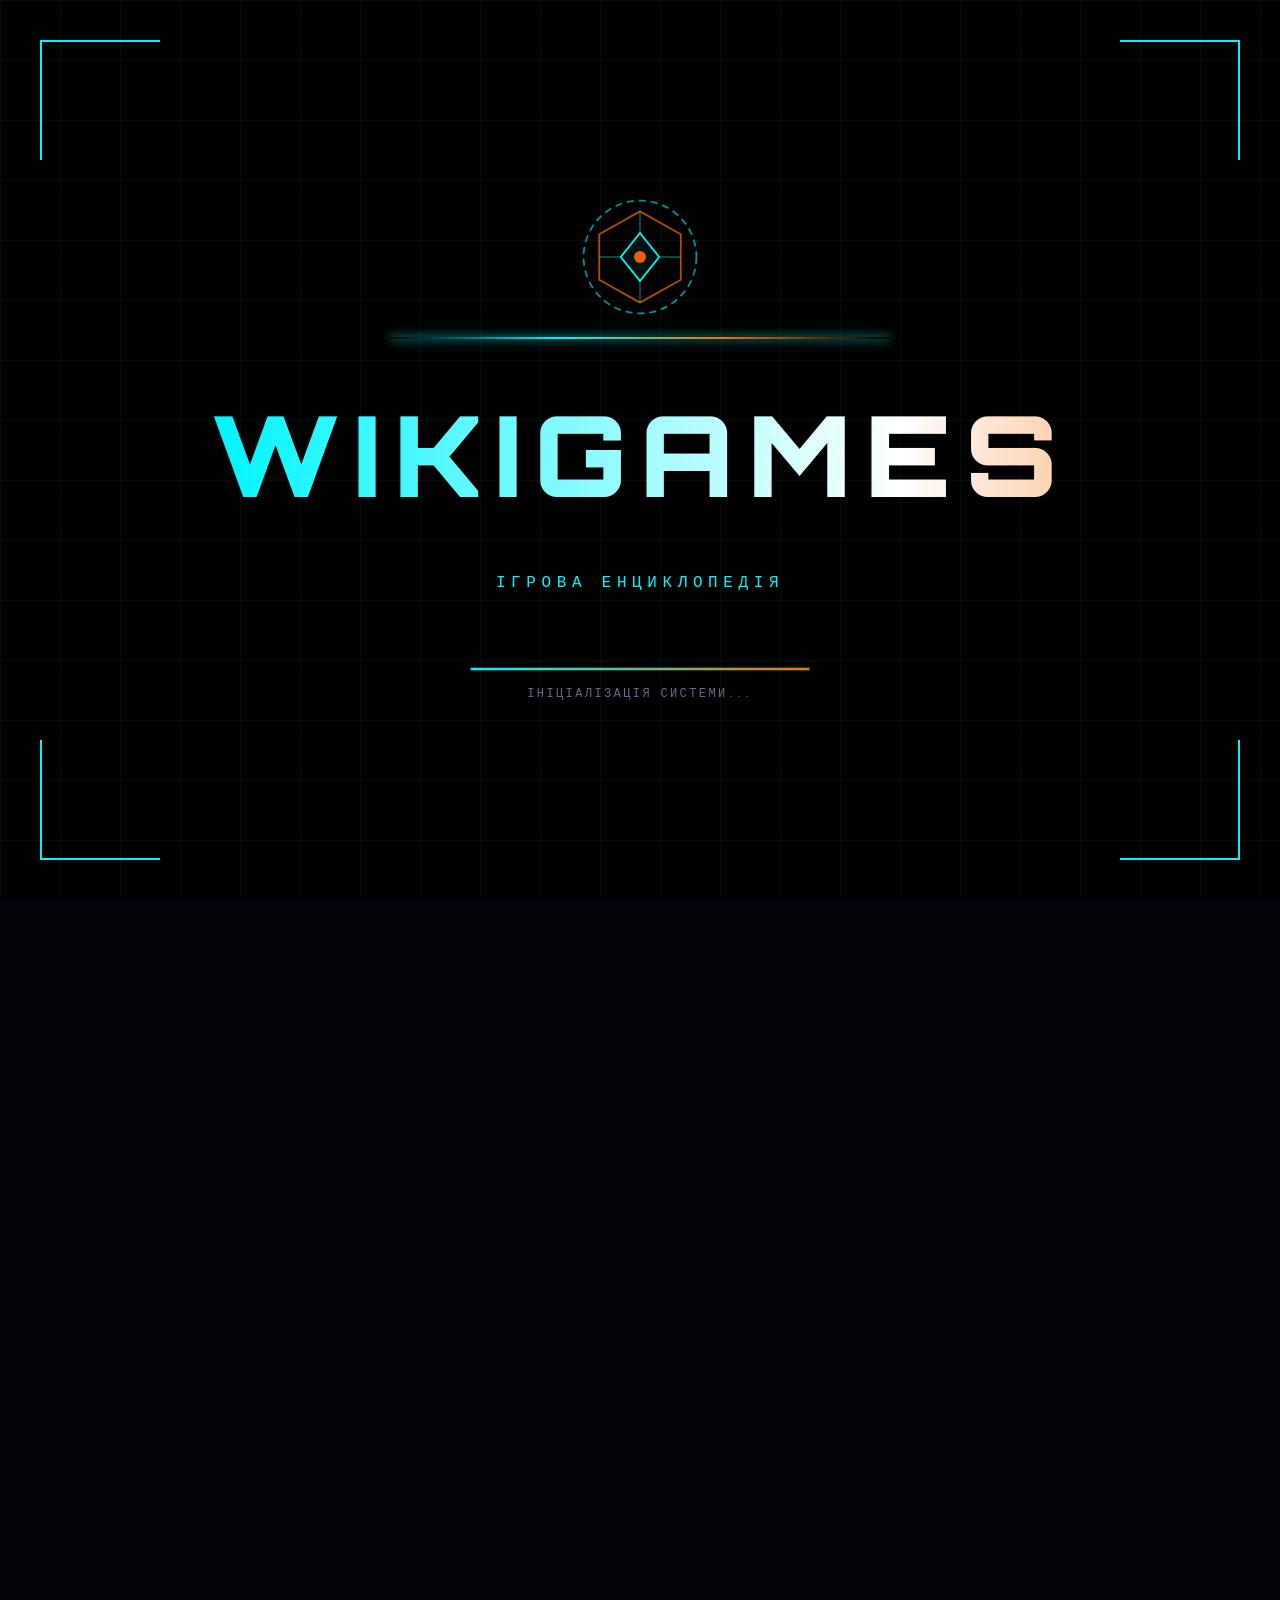
<file: wikigames/index.html>
<!DOCTYPE html>
<html lang="uk">
<head>
  <meta charset="UTF-8" />
  <meta name="viewport" content="width=device-width, initial-scale=1.0" />
  <title>Wikigames — Ігрова Енциклопедія</title>
  <link rel="stylesheet" href="style.css" />
</head>
<body>

<!-- ═══════════════════════════════════════════════════
     INTRO / SPLASH SCREEN
═══════════════════════════════════════════════════ -->
<div id="intro-screen" aria-hidden="true">
  <div class="intro-grid"></div>

  <!-- Corner brackets -->
  <div class="intro-corner tl"></div>
  <div class="intro-corner tr"></div>
  <div class="intro-corner bl"></div>
  <div class="intro-corner br"></div>

  <div class="intro-logo-wrap">
    <!-- Rotating emblem -->
    <div class="intro-emblem">
      <svg viewBox="0 0 100 100" fill="none" xmlns="http://www.w3.org/2000/svg">
        <!-- Outer ring -->
        <circle cx="50" cy="50" r="47" stroke="#00f5ff" stroke-width="1.5" stroke-dasharray="6 4" opacity=".6"/>
        <!-- Inner hexagon -->
        <polygon points="50,12 84,31 84,69 50,88 16,69 16,31"
                 stroke="#ff6b00" stroke-width="1.5" fill="none" opacity=".7"/>
        <!-- Center diamond -->
        <polygon points="50,30 66,50 50,70 34,50"
                 stroke="#00f5ff" stroke-width="1.5" fill="rgba(0,245,255,0.06)"/>
        <!-- Core dot -->
        <circle cx="50" cy="50" r="5" fill="#ff6b00" opacity=".9"/>
        <!-- Cross lines -->
        <line x1="50" y1="12" x2="50" y2="30" stroke="#00f5ff" stroke-width="1" opacity=".5"/>
        <line x1="50" y1="70" x2="50" y2="88" stroke="#00f5ff" stroke-width="1" opacity=".5"/>
        <line x1="16" y1="50" x2="34" y2="50" stroke="#00f5ff" stroke-width="1" opacity=".5"/>
        <line x1="66" y1="50" x2="84" y2="50" stroke="#00f5ff" stroke-width="1" opacity=".5"/>
      </svg>
    </div>

    <!-- Expanding line -->
    <div class="intro-line"></div>

    <!-- Main title -->
    <h1 class="intro-title">WIKIGAMES</h1>

    <!-- Subtitle -->
    <p class="intro-sub">Ігрова Енциклопедія</p>

    <!-- Loading bar -->
    <div class="intro-loading">
      <div class="intro-loading-bar-wrap">
        <div class="intro-loading-bar"></div>
      </div>
      <span class="intro-loading-text">ІНІЦІАЛІЗАЦІЯ СИСТЕМИ...</span>
    </div>
  </div>
</div>

<!-- ═══════════════════════════════════════════════════
     MAIN CONTENT
═══════════════════════════════════════════════════ -->
<div id="main-content">

  <!-- NAV -->
  <nav class="navbar">
    <a href="index.html" class="nav-logo">WIKI<span>GAMES</span></a>
    <ul class="nav-links">
      <li><a href="index.html" class="active">Головна</a></li>
      <li><a href="history.html">Half-Life 2</a></li>
      <li><a href="contact.html">Контакти</a></li>
    </ul>
  </nav>

  <!-- HERO -->
  <section class="hero">
    <div class="hero-bg"></div>
    <div class="hero-grid"></div>
    <div class="hero-particles"></div>

    <span class="hero-eyebrow">// Ласкаво просимо до</span>
    <h1 class="hero-title">
      <span class="word-wiki">WIKI</span><span class="word-games">GAMES</span>
    </h1>
    <p class="hero-desc">
      <span id="typing-text" style="color:var(--neon-cyan);font-family:var(--font-title);font-size:1.1rem;letter-spacing:.08em;"></span>
      <br/>
      Детальні статті, повні хронології та глибокий аналіз найкращих відеоігор усіх часів.
    </p>
    <div class="hero-actions">
      <a href="history.html" class="btn-hl2">
        ⟩ Історія Half-Life 2
      </a>
      <a href="contact.html" class="btn-secondary">Зв'язатись з нами</a>
    </div>
  </section>

  <!-- STATS BAR -->
  <div class="stats-bar">
    <div class="container">
      <div class="stats-inner">
        <div class="stat-item">
          <span class="stat-number" data-target="500" data-suffix="+">0+</span>
          <span class="stat-label">Статей</span>
        </div>
        <div class="stat-item">
          <span class="stat-number" data-target="120" data-suffix="+">0+</span>
          <span class="stat-label">Ігор</span>
        </div>
        <div class="stat-item">
          <span class="stat-number" data-target="30" data-suffix="к+">0к+</span>
          <span class="stat-label">Читачів</span>
        </div>
        <div class="stat-item">
          <span class="stat-number" data-target="15" data-suffix="+">0+</span>
          <span class="stat-label">Жанрів</span>
        </div>
      </div>
    </div>
  </div>

  <!-- FEATURED — HALF-LIFE 2 -->
  <section class="featured">
    <div class="container">
      <div class="featured-inner">
        <div>
          <span class="featured-badge">⭐ Стаття Тижня</span>
          <h2 class="featured-title">Half-Life<br/><span>2</span></h2>
          <p class="featured-desc">
            Революційний шутер від Valve, що назавжди змінив ігрову індустрію.
            Фізичний рушій Source, живий Сіті-17 та доля Гордона Фрімена —
            все це в нашій повній ігровій хроніці.
          </p>
          <div class="featured-meta">
            <div class="meta-item">
              <span class="meta-label">Рік виходу</span>
              <span class="meta-value">2004</span>
            </div>
            <div class="meta-item">
              <span class="meta-label">Розробник</span>
              <span class="meta-value">Valve</span>
            </div>
            <div class="meta-item">
              <span class="meta-label">Жанр</span>
              <span class="meta-value">FPS</span>
            </div>
            <div class="meta-item">
              <span class="meta-label">Рейтинг</span>
              <span class="meta-value">96 / 100</span>
            </div>
          </div>
          <a href="history.html" class="btn-primary">Читати повну статтю</a>
        </div>
        <div class="featured-visual">
          <div class="featured-visual-inner">
            <div class="corner-bracket tl"></div>
            <div class="corner-bracket tr"></div>
            <div class="corner-bracket bl"></div>
            <div class="corner-bracket br"></div>
            <div class="hl2-art">
              <div class="lambda-bg">λ</div>
              <div class="hl2-scene">
                <svg viewBox="0 0 200 220" fill="none" xmlns="http://www.w3.org/2000/svg">
                  <!-- HEV suit silhouette stylized -->
                  <!-- Helmet -->
                  <ellipse cx="100" cy="44" rx="32" ry="38" stroke="#ff6b00" stroke-width="1.5" fill="rgba(255,107,0,0.05)"/>
                  <ellipse cx="100" cy="46" rx="20" ry="18" stroke="#00f5ff" stroke-width="1" fill="rgba(0,245,255,0.04)"/>
                  <!-- Visor glow -->
                  <ellipse cx="100" cy="46" rx="14" ry="10" fill="rgba(0,245,255,0.12)"/>
                  <!-- Body torso -->
                  <rect x="70" y="82" width="60" height="70" rx="4" stroke="#ff6b00" stroke-width="1.5" fill="rgba(255,107,0,0.05)"/>
                  <!-- HEV logo on chest -->
                  <text x="100" y="122" text-anchor="middle" font-family="monospace" font-size="14" font-weight="900" fill="#ff6b00" opacity=".9">HEV</text>
                  <!-- Left arm -->
                  <rect x="38" y="86" width="28" height="58" rx="6" stroke="#ff6b00" stroke-width="1.2" fill="rgba(255,107,0,0.04)"/>
                  <!-- Right arm — crowbar -->
                  <rect x="134" y="86" width="28" height="58" rx="6" stroke="#ff6b00" stroke-width="1.2" fill="rgba(255,107,0,0.04)"/>
                  <!-- Crowbar in right hand -->
                  <rect x="160" y="68" width="5" height="90" rx="2.5" stroke="#00f5ff" stroke-width="1" fill="rgba(0,245,255,0.15)"/>
                  <rect x="155" y="68" width="16" height="8" rx="2" stroke="#00f5ff" stroke-width="1" fill="rgba(0,245,255,0.1)"/>
                  <!-- Legs -->
                  <rect x="72" y="152" width="24" height="54" rx="4" stroke="#ff6b00" stroke-width="1.2" fill="rgba(255,107,0,0.04)"/>
                  <rect x="104" y="152" width="24" height="54" rx="4" stroke="#ff6b00" stroke-width="1.2" fill="rgba(255,107,0,0.04)"/>
                  <!-- Boots -->
                  <rect x="68" y="198" width="32" height="14" rx="3" stroke="#ff6b00" stroke-width="1" fill="rgba(255,107,0,0.07)"/>
                  <rect x="100" y="198" width="32" height="14" rx="3" stroke="#ff6b00" stroke-width="1" fill="rgba(255,107,0,0.07)"/>
                  <!-- Neck / collar -->
                  <rect x="88" y="78" width="24" height="10" rx="3" stroke="#ff6b00" stroke-width="1" fill="rgba(255,107,0,0.06)"/>
                  <!-- Glow dot shoulders -->
                  <circle cx="70" cy="86" r="4" fill="#ff6b00" opacity=".7"/>
                  <circle cx="130" cy="86" r="4" fill="#ff6b00" opacity=".7"/>
                  <!-- Belt detail -->
                  <rect x="70" y="146" width="60" height="8" rx="2" stroke="#00f5ff" stroke-width="1" fill="rgba(0,245,255,0.06)"/>
                </svg>
              </div>
            </div>
          </div>
        </div>
      </div>
    </div>
  </section>

  <!-- CATEGORIES / CARDS -->
  <section class="categories">
    <div class="container">
      <div class="categories-header">
        <span class="section-label">// Жанри та Категорії</span>
        <h2 class="section-title">Досліджуй Ігровий Всесвіт</h2>
        <div class="section-divider center"></div>
      </div>
      <div class="cards-grid">
        <!-- Card 1 -->
        <div class="game-card">
          <div class="game-card-icon">
            <svg viewBox="0 0 52 52" fill="none" xmlns="http://www.w3.org/2000/svg">
              <rect x="1" y="1" width="50" height="50" rx="4" stroke="#00f5ff" stroke-width="1.2" fill="none"/>
              <circle cx="26" cy="26" r="12" stroke="#00f5ff" stroke-width="1.5" fill="rgba(0,245,255,.06)"/>
              <line x1="26" y1="14" x2="26" y2="9" stroke="#00f5ff" stroke-width="1.5"/>
              <line x1="26" y1="43" x2="26" y2="38" stroke="#00f5ff" stroke-width="1.5"/>
              <line x1="14" y1="26" x2="9" y2="26" stroke="#00f5ff" stroke-width="1.5"/>
              <line x1="43" y1="26" x2="38" y2="26" stroke="#00f5ff" stroke-width="1.5"/>
              <circle cx="26" cy="26" r="4" fill="#00f5ff"/>
            </svg>
          </div>
          <h3 class="game-card-title">Шутери від першої особи</h3>
          <p class="game-card-desc">Від Doom до Modern Warfare — повна хроніка FPS-жанру, що змінив індустрію.</p>
          <span class="game-card-tag tag-cyan">42 статті</span>
        </div>
        <!-- Card 2 -->
        <div class="game-card">
          <div class="game-card-icon">
            <svg viewBox="0 0 52 52" fill="none" xmlns="http://www.w3.org/2000/svg">
              <polygon points="26,3 49,14 49,38 26,49 3,38 3,14" stroke="#ff6b00" stroke-width="1.2" fill="none"/>
              <polygon points="26,14 38,20 38,32 26,38 14,32 14,20" stroke="#ff6b00" stroke-width="1" fill="rgba(255,107,0,.06)"/>
              <circle cx="26" cy="26" r="5" fill="#ff6b00"/>
            </svg>
          </div>
          <h3 class="game-card-title">Рольові ігри (RPG)</h3>
          <p class="game-card-desc">The Witcher, Dark Souls, Elder Scrolls — занурся у найглибші ігрові всесвіти.</p>
          <span class="game-card-tag tag-orange">68 статей</span>
        </div>
        <!-- Card 3 -->
        <div class="game-card">
          <div class="game-card-icon">
            <svg viewBox="0 0 52 52" fill="none" xmlns="http://www.w3.org/2000/svg">
              <rect x="6" y="20" width="40" height="24" rx="3" stroke="#00ff88" stroke-width="1.2" fill="none"/>
              <circle cx="16" cy="32" r="4" stroke="#00ff88" stroke-width="1.2" fill="rgba(0,255,136,.07)"/>
              <rect x="30" y="28" width="3" height="3" fill="#00ff88"/>
              <rect x="36" y="28" width="3" height="3" fill="#00ff88"/>
              <rect x="33" y="25" width="3" height="3" fill="#00ff88"/>
              <rect x="33" y="31" width="3" height="3" fill="#00ff88"/>
              <line x1="22" y1="20" x2="22" y2="12" stroke="#00ff88" stroke-width="1.2"/>
              <line x1="30" y1="20" x2="30" y2="12" stroke="#00ff88" stroke-width="1.2"/>
              <line x1="22" y1="12" x2="30" y2="12" stroke="#00ff88" stroke-width="1.2"/>
            </svg>
          </div>
          <h3 class="game-card-title">Платформери та інді</h3>
          <p class="game-card-desc">Hollow Knight, Celeste, Ori — кращі незалежні ігри, що підкорили серця гравців.</p>
          <span class="game-card-tag tag-green">35 статей</span>
        </div>
        <!-- Card 4 -->
        <div class="game-card">
          <div class="game-card-icon">
            <svg viewBox="0 0 52 52" fill="none" xmlns="http://www.w3.org/2000/svg">
              <rect x="4" y="4" width="20" height="20" rx="2" stroke="#ff0040" stroke-width="1.2" fill="none"/>
              <rect x="28" y="4" width="20" height="20" rx="2" stroke="#ff0040" stroke-width="1.2" fill="none"/>
              <rect x="4" y="28" width="20" height="20" rx="2" stroke="#ff0040" stroke-width="1.2" fill="none"/>
              <rect x="28" y="28" width="20" height="20" rx="2" stroke="#ff0040" stroke-width="1.2" fill="none"/>
              <line x1="14" y1="14" x2="38" y2="38" stroke="#ff0040" stroke-width="1" stroke-dasharray="3 3"/>
              <line x1="38" y1="14" x2="14" y2="38" stroke="#ff0040" stroke-width="1" stroke-dasharray="3 3"/>
            </svg>
          </div>
          <h3 class="game-card-title">Стратегії та симулятори</h3>
          <p class="game-card-desc">Civilization, StarCraft, Cities Skylines — майстерність тактики та управління.</p>
          <span class="game-card-tag tag-red">29 статей</span>
        </div>
        <!-- Card 5 -->
        <div class="game-card">
          <div class="game-card-icon">
            <svg viewBox="0 0 52 52" fill="none" xmlns="http://www.w3.org/2000/svg">
              <path d="M26 4 L46 26 L26 48 L6 26 Z" stroke="#00f5ff" stroke-width="1.2" fill="none"/>
              <path d="M26 12 L38 26 L26 40 L14 26 Z" stroke="#ff6b00" stroke-width="1" fill="rgba(255,107,0,.04)"/>
              <circle cx="26" cy="26" r="6" stroke="#00f5ff" stroke-width="1.2" fill="rgba(0,245,255,.07)"/>
              <circle cx="26" cy="26" r="2" fill="#ff6b00"/>
            </svg>
          </div>
          <h3 class="game-card-title">Жахи та виживання</h3>
          <p class="game-card-desc">Resident Evil, Silent Hill, Outlast — атмосфера страху, що не відпускає.</p>
          <span class="game-card-tag tag-cyan">21 стаття</span>
        </div>
        <!-- Card 6 -->
        <div class="game-card">
          <div class="game-card-icon">
            <svg viewBox="0 0 52 52" fill="none" xmlns="http://www.w3.org/2000/svg">
              <circle cx="26" cy="26" r="22" stroke="#00ff88" stroke-width="1.2" fill="none"/>
              <path d="M26 10 Q36 18 36 26 Q36 34 26 42 Q16 34 16 26 Q16 18 26 10Z" stroke="#00ff88" stroke-width="1" fill="rgba(0,255,136,.05)"/>
              <circle cx="26" cy="26" r="4" stroke="#00ff88" stroke-width="1" fill="rgba(0,255,136,.1)"/>
              <line x1="26" y1="4" x2="26" y2="10" stroke="#00ff88" stroke-width="1.5"/>
              <line x1="26" y1="42" x2="26" y2="48" stroke="#00ff88" stroke-width="1.5"/>
            </svg>
          </div>
          <h3 class="game-card-title">Відкритий світ (Open World)</h3>
          <p class="game-card-desc">GTA, RDR2, The Legend of Zelda — необмежені простори для пригод.</p>
          <span class="game-card-tag tag-green">53 статті</span>
        </div>
      </div>
    </div>
  </section>

  <!-- FOOTER -->
  <footer class="footer">
    <div class="container">
      <div class="footer-grid">
        <div>
          <div class="footer-brand-name">WIKI<span>GAMES</span></div>
          <p class="footer-tagline">
            Найповніша українська ігрова енциклопедія. Занурся у світ відеоігор разом з нами — від класики до сучасності.
          </p>
        </div>
        <div>
          <h4 class="footer-col-title">Навігація</h4>
          <ul class="footer-links">
            <li><a href="index.html">Головна</a></li>
            <li><a href="history.html">Half-Life 2</a></li>
            <li><a href="contact.html">Контакти</a></li>
          </ul>
        </div>
        <div>
          <h4 class="footer-col-title">Жанри</h4>
          <ul class="footer-links">
            <li><a href="#">Шутери</a></li>
            <li><a href="#">RPG</a></li>
            <li><a href="#">Стратегії</a></li>
            <li><a href="#">Інді</a></li>
          </ul>
        </div>
        <div>
          <h4 class="footer-col-title">Ресурси</h4>
          <ul class="footer-links">
            <li><a href="#">Про проєкт</a></li>
            <li><a href="#">Редакція</a></li>
            <li><a href="#">Статистика</a></li>
            <li><a href="#">RSS</a></li>
          </ul>
        </div>
      </div>
      <div class="footer-bottom">
        <p class="footer-copy">
          © 2024 <span>Wikigames</span> — Ігрова Енциклопедія. Всі права захищені.
        </p>
        <div class="footer-tech">
          <span class="tech-badge">HTML5</span>
          <span class="tech-badge">CSS3</span>
          <span class="tech-badge">JS ES6+</span>
        </div>
      </div>
    </div>
  </footer>

</div><!-- /#main-content -->

<script src="script.js"></script>
</body>
</html>
</file>
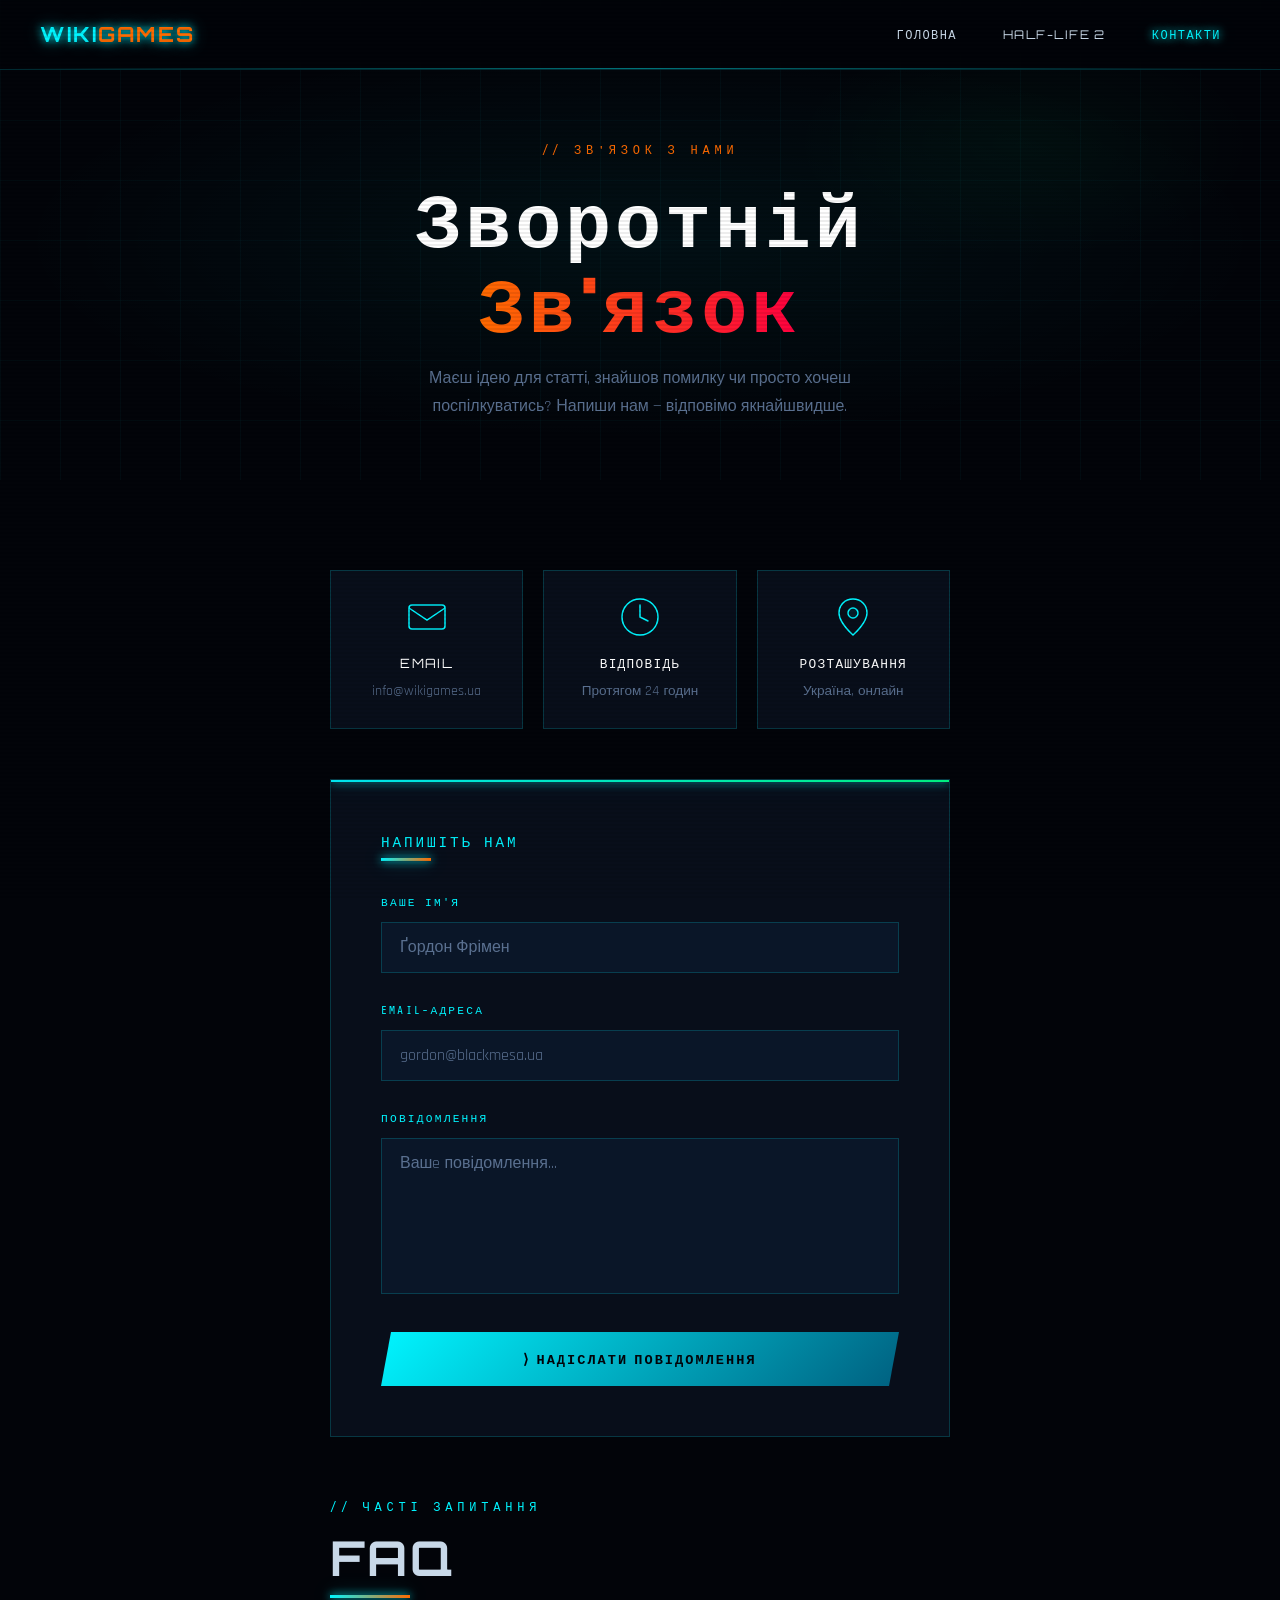
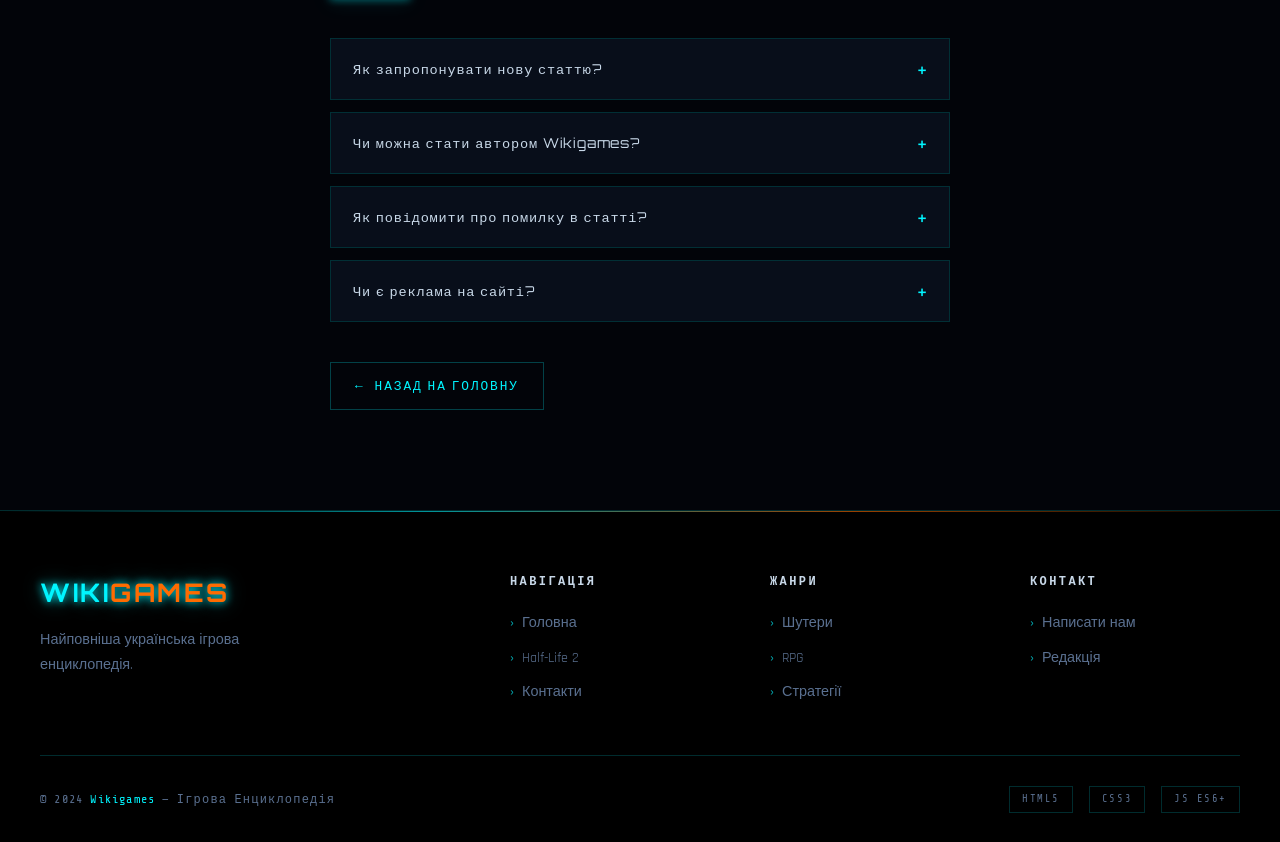
<file: wikigames/contact.html>
<!DOCTYPE html>
<html lang="uk">
<head>
  <meta charset="UTF-8" />
  <meta name="viewport" content="width=device-width, initial-scale=1.0" />
  <title>Контакти — Wikigames</title>
  <link rel="stylesheet" href="style.css" />
</head>
<body>

<!-- NAV -->
<nav class="navbar">
  <a href="index.html" class="nav-logo">WIKI<span>GAMES</span></a>
  <ul class="nav-links">
    <li><a href="index.html">Головна</a></li>
    <li><a href="history.html">Half-Life 2</a></li>
    <li><a href="contact.html" class="active">Контакти</a></li>
  </ul>
</nav>

<!-- HERO -->
<header class="contact-hero">
  <div class="contact-bg"></div>
  <div class="contact-grid-bg"></div>
  <div style="position:relative;">
    <span class="history-label" style="animation-delay:.1s;">// Зв'язок з нами</span>
    <h1 class="history-title" style="animation-delay:.2s;">
      <span class="t1">Зворотній</span><br/><span class="t2">Зв'язок</span>
    </h1>
    <p style="color:var(--text-dim);font-size:1rem;margin-top:12px;opacity:0;animation:fadeInUp .7s ease .35s forwards;max-width:500px;margin-left:auto;margin-right:auto;">
      Маєш ідею для статті, знайшов помилку чи просто хочеш поспілкуватись?
      Напиши нам — відповімо якнайшвидше.
    </p>
  </div>
</header>

<!-- CONTACT FORM -->
<main>
<div class="contact-content">

  <!-- INFO BOXES -->
  <div class="contact-info" style="margin-bottom:50px;opacity:0;animation:fadeInUp .7s ease .5s forwards;">
    <div class="contact-info-item">
      <div class="ci-icon">
        <svg viewBox="0 0 44 44" fill="none" xmlns="http://www.w3.org/2000/svg">
          <rect x="4" y="10" width="36" height="24" rx="3" stroke="#00f5ff" stroke-width="1.5" fill="none"/>
          <path d="M4 13 L22 25 L40 13" stroke="#00f5ff" stroke-width="1.5"/>
        </svg>
      </div>
      <div class="ci-title">Email</div>
      <div class="ci-val">info@wikigames.ua</div>
    </div>
    <div class="contact-info-item">
      <div class="ci-icon">
        <svg viewBox="0 0 44 44" fill="none" xmlns="http://www.w3.org/2000/svg">
          <circle cx="22" cy="22" r="18" stroke="#00f5ff" stroke-width="1.5" fill="none"/>
          <path d="M22 10 L22 22 L30 26" stroke="#00f5ff" stroke-width="1.5" stroke-linecap="round"/>
        </svg>
      </div>
      <div class="ci-title">Відповідь</div>
      <div class="ci-val">Протягом 24 годин</div>
    </div>
    <div class="contact-info-item">
      <div class="ci-icon">
        <svg viewBox="0 0 44 44" fill="none" xmlns="http://www.w3.org/2000/svg">
          <path d="M22 4 C14 4 8 10 8 18 C8 28 22 40 22 40 C22 40 36 28 36 18 C36 10 30 4 22 4Z" stroke="#00f5ff" stroke-width="1.5" fill="none"/>
          <circle cx="22" cy="18" r="5" stroke="#00f5ff" stroke-width="1.5" fill="rgba(0,245,255,.07)"/>
        </svg>
      </div>
      <div class="ci-title">Розташування</div>
      <div class="ci-val">Україна, онлайн</div>
    </div>
  </div>

  <!-- FORM CARD -->
  <div class="contact-form-wrap" style="opacity:0;animation:fadeInUp .8s ease .6s forwards;">
    <!-- Form -->
    <form id="contact-form" novalidate>
      <div style="margin-bottom:32px;">
        <span class="section-label" style="font-size:.9rem;letter-spacing:.2em;margin-bottom:4px;display:block;">
          НАПИШІТЬ НАМ
        </span>
        <div class="section-divider" style="margin-bottom:0;width:50px;"></div>
      </div>

      <div class="form-group">
        <label class="form-label" for="contact-name">Ваше ім'я</label>
        <input
          class="form-input"
          type="text"
          id="contact-name"
          name="name"
          placeholder="Ґордон Фрімен"
          autocomplete="name"
        />
      </div>

      <div class="form-group">
        <label class="form-label" for="contact-email">Email-адреса</label>
        <input
          class="form-input"
          type="email"
          id="contact-email"
          name="email"
          placeholder="gordon@blackmesa.ua"
          autocomplete="email"
        />
      </div>

      <div class="form-group">
        <label class="form-label" for="contact-message">Повідомлення</label>
        <textarea
          class="form-textarea"
          id="contact-message"
          name="message"
          placeholder="Вашe повідомлення..."
          rows="6"
        ></textarea>
      </div>

      <button type="submit" class="form-submit">
        ⟩ Надіслати повідомлення
      </button>
    </form>

    <!-- Success Message -->
    <div id="success-msg" class="success-msg">
      <div class="success-icon">
        <svg viewBox="0 0 40 40" fill="none" xmlns="http://www.w3.org/2000/svg">
          <polyline points="8,20 16,28 32,12" stroke="#00ff88" stroke-width="3" stroke-linecap="round" stroke-linejoin="round"/>
        </svg>
      </div>
      <h2 class="success-title">Повідомлення надіслано!</h2>
      <p class="success-text">
        Дякуємо за ваш відгук! Ми обов'язково прочитаємо ваше повідомлення
        та відповімо протягом доби. Разом робимо Wikigames кращим!
      </p>
      <a href="index.html" class="btn-secondary" style="margin: 30px auto 0; display:inline-block;">
        ← Повернутись на головну
      </a>
    </div>
  </div>

  <!-- FAQ -->
  <div style="margin-top:60px;opacity:0;animation:fadeInUp .8s ease .8s forwards;">
    <span class="section-label">// Часті запитання</span>
    <h2 class="section-title" style="margin-bottom:8px;">FAQ</h2>
    <div class="section-divider"></div>

    <div id="faq-list">
      <div class="faq-item" style="
        border: 1px solid var(--border);
        margin-bottom: 12px;
        overflow: hidden;
        transition: .3s ease;
      ">
        <button class="faq-q" onclick="toggleFaq(this)" style="
          width:100%; text-align:left; padding:18px 22px;
          background:var(--bg-card); border:none; cursor:pointer;
          font-family:var(--font-title); font-size:.85rem; letter-spacing:.06em;
          color:var(--text-main); display:flex; justify-content:space-between; align-items:center;
          transition:.3s ease;
        ">
          Як запропонувати нову статтю?
          <span class="faq-arrow" style="color:var(--neon-cyan); font-size:1.2rem; transition:.3s;">+</span>
        </button>
        <div class="faq-a" style="
          max-height:0; overflow:hidden; transition:.4s ease;
          padding:0 22px; font-size:.95rem; color:var(--text-dim); line-height:1.7;
        ">
          <div style="padding: 16px 0;">
            Напишіть нам через форму вище або на email. Вкажіть назву гри,
            короткий опис ідеї та ваші джерела інформації. Редакція розгляне
            запит і зв'яжеться з вами.
          </div>
        </div>
      </div>

      <div class="faq-item" style="
        border: 1px solid var(--border);
        margin-bottom: 12px;
        overflow: hidden;
        transition: .3s ease;
      ">
        <button class="faq-q" onclick="toggleFaq(this)" style="
          width:100%; text-align:left; padding:18px 22px;
          background:var(--bg-card); border:none; cursor:pointer;
          font-family:var(--font-title); font-size:.85rem; letter-spacing:.06em;
          color:var(--text-main); display:flex; justify-content:space-between; align-items:center;
          transition:.3s ease;
        ">
          Чи можна стати автором Wikigames?
          <span class="faq-arrow" style="color:var(--neon-cyan); font-size:1.2rem; transition:.3s;">+</span>
        </button>
        <div class="faq-a" style="
          max-height:0; overflow:hidden; transition:.4s ease;
          padding:0 22px; font-size:.95rem; color:var(--text-dim); line-height:1.7;
        ">
          <div style="padding: 16px 0;">
            Так! Ми завжди шукаємо ентузіастів, що вміють цікаво писати про ігри.
            Надішліть своє CV та приклад ігрового тексту — розглянемо протягом
            тижня.
          </div>
        </div>
      </div>

      <div class="faq-item" style="
        border: 1px solid var(--border);
        margin-bottom: 12px;
        overflow: hidden;
        transition: .3s ease;
      ">
        <button class="faq-q" onclick="toggleFaq(this)" style="
          width:100%; text-align:left; padding:18px 22px;
          background:var(--bg-card); border:none; cursor:pointer;
          font-family:var(--font-title); font-size:.85rem; letter-spacing:.06em;
          color:var(--text-main); display:flex; justify-content:space-between; align-items:center;
          transition:.3s ease;
        ">
          Як повідомити про помилку в статті?
          <span class="faq-arrow" style="color:var(--neon-cyan); font-size:1.2rem; transition:.3s;">+</span>
        </button>
        <div class="faq-a" style="
          max-height:0; overflow:hidden; transition:.4s ease;
          padding:0 22px; font-size:.95rem; color:var(--text-dim); line-height:1.7;
        ">
          <div style="padding: 16px 0;">
            Використовуй форму вище: вкажи назву статті, номер розділу та опис
            помилки. Ми цінуємо точність і виправляємо неточності максимально
            швидко — зазвичай протягом кількох годин.
          </div>
        </div>
      </div>

      <div class="faq-item" style="
        border: 1px solid var(--border);
        margin-bottom: 12px;
        overflow: hidden;
        transition: .3s ease;
      ">
        <button class="faq-q" onclick="toggleFaq(this)" style="
          width:100%; text-align:left; padding:18px 22px;
          background:var(--bg-card); border:none; cursor:pointer;
          font-family:var(--font-title); font-size:.85rem; letter-spacing:.06em;
          color:var(--text-main); display:flex; justify-content:space-between; align-items:center;
          transition:.3s ease;
        ">
          Чи є реклама на сайті?
          <span class="faq-arrow" style="color:var(--neon-cyan); font-size:1.2rem; transition:.3s;">+</span>
        </button>
        <div class="faq-a" style="
          max-height:0; overflow:hidden; transition:.4s ease;
          padding:0 22px; font-size:.95rem; color:var(--text-dim); line-height:1.7;
        ">
          <div style="padding: 16px 0;">
            Wikigames існує заради пристрасті до ігор, а не прибутку.
            Наразі сайт повністю безрекламний. Підтримайте нас, розповідаючи
            про нас друзям-геймерам!
          </div>
        </div>
      </div>
    </div>
  </div>

  <a href="index.html" class="back-btn">Назад на головну</a>
</div>
</main>

<!-- FOOTER -->
<footer class="footer">
  <div class="container">
    <div class="footer-grid">
      <div>
        <div class="footer-brand-name">WIKI<span>GAMES</span></div>
        <p class="footer-tagline">Найповніша українська ігрова енциклопедія.</p>
      </div>
      <div>
        <h4 class="footer-col-title">Навігація</h4>
        <ul class="footer-links">
          <li><a href="index.html">Головна</a></li>
          <li><a href="history.html">Half-Life 2</a></li>
          <li><a href="contact.html">Контакти</a></li>
        </ul>
      </div>
      <div>
        <h4 class="footer-col-title">Жанри</h4>
        <ul class="footer-links">
          <li><a href="#">Шутери</a></li>
          <li><a href="#">RPG</a></li>
          <li><a href="#">Стратегії</a></li>
        </ul>
      </div>
      <div>
        <h4 class="footer-col-title">Контакт</h4>
        <ul class="footer-links">
          <li><a href="contact.html">Написати нам</a></li>
          <li><a href="#">Редакція</a></li>
        </ul>
      </div>
    </div>
    <div class="footer-bottom">
      <p class="footer-copy">© 2024 <span>Wikigames</span> — Ігрова Енциклопедія</p>
      <div class="footer-tech">
        <span class="tech-badge">HTML5</span>
        <span class="tech-badge">CSS3</span>
        <span class="tech-badge">JS ES6+</span>
      </div>
    </div>
  </div>
</footer>

<script src="script.js"></script>
<script>
function toggleFaq(btn) {
  const item = btn.closest('.faq-item');
  const answer = item.querySelector('.faq-a');
  const arrow = btn.querySelector('.faq-arrow');
  const isOpen = answer.style.maxHeight && answer.style.maxHeight !== '0px';

  // Close all
  document.querySelectorAll('.faq-a').forEach(a => a.style.maxHeight = '0');
  document.querySelectorAll('.faq-arrow').forEach(a => { a.textContent = '+'; a.style.transform = ''; });
  document.querySelectorAll('.faq-q').forEach(q => q.style.color = 'var(--text-main)');

  if (!isOpen) {
    answer.style.maxHeight = answer.scrollHeight + 40 + 'px';
    arrow.textContent = '−';
    btn.style.color = 'var(--neon-cyan)';
  }
}
</script>
</body>
</html>
</file>
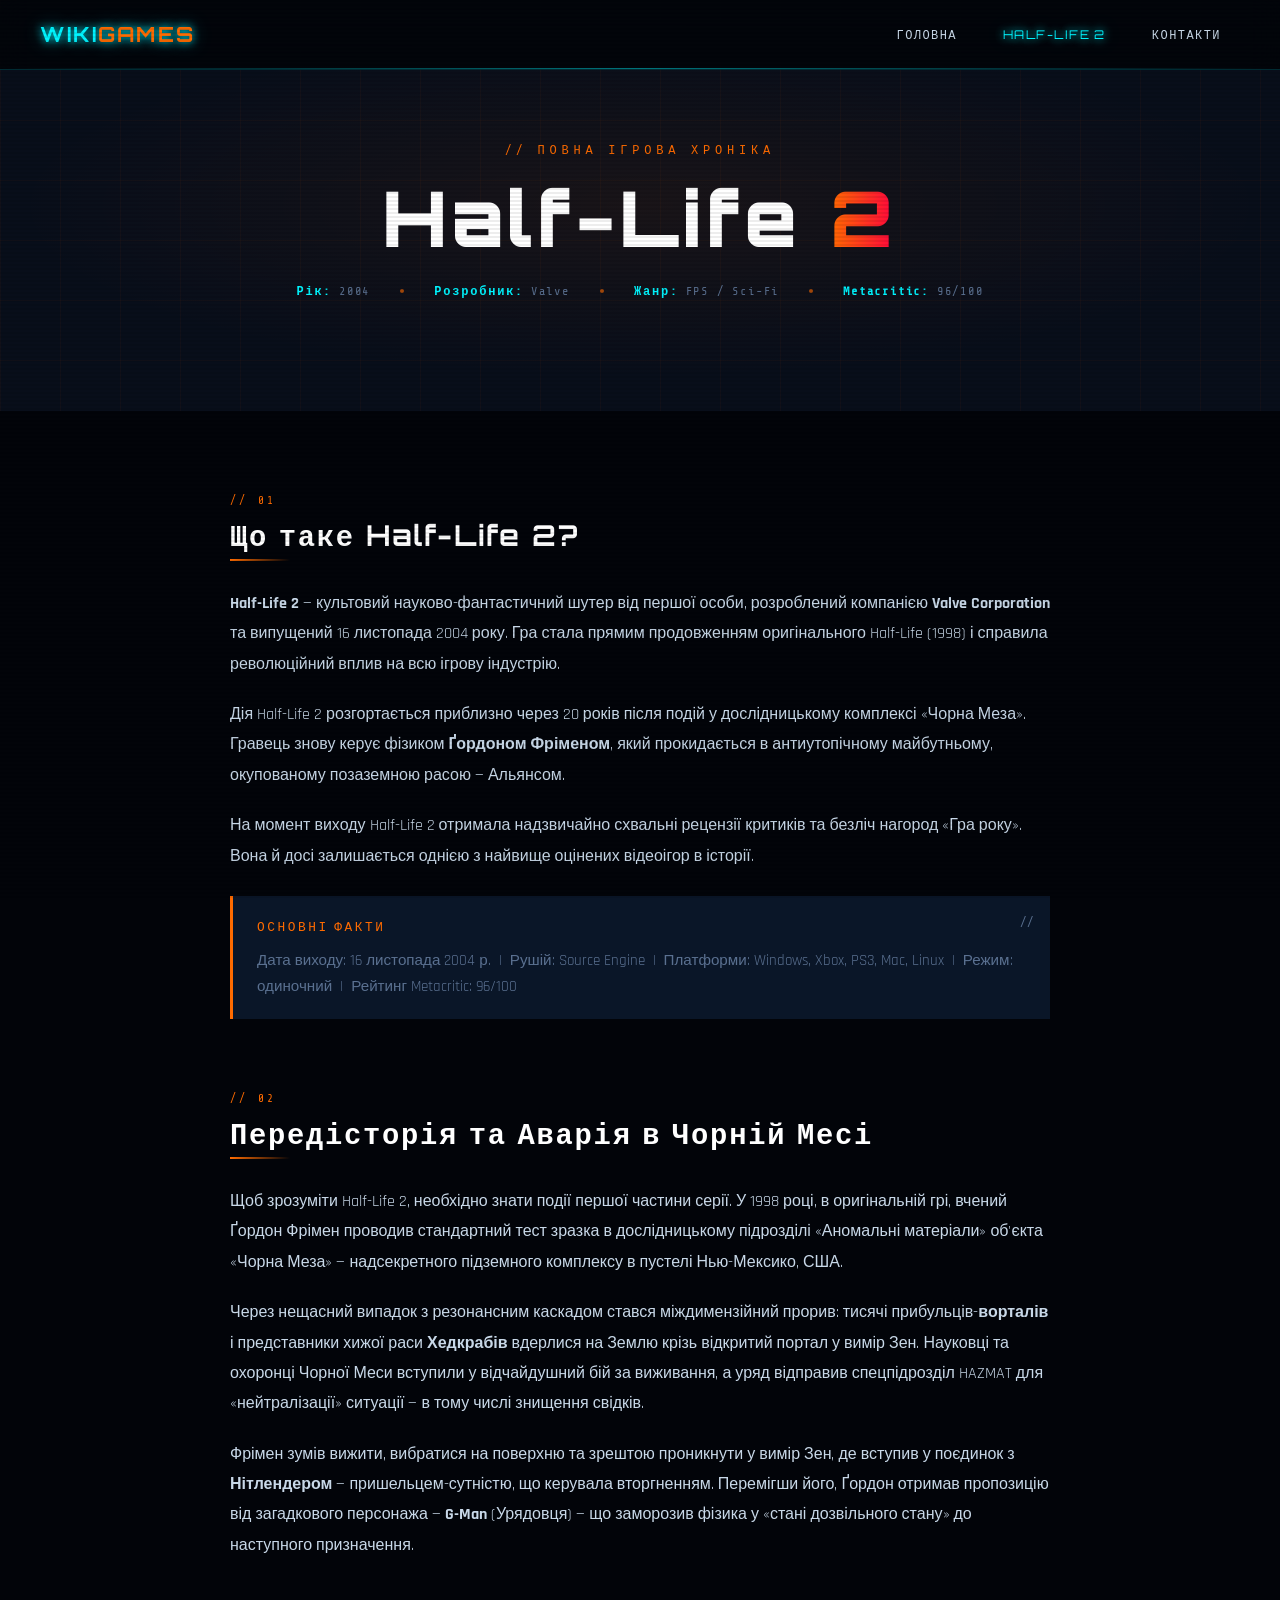
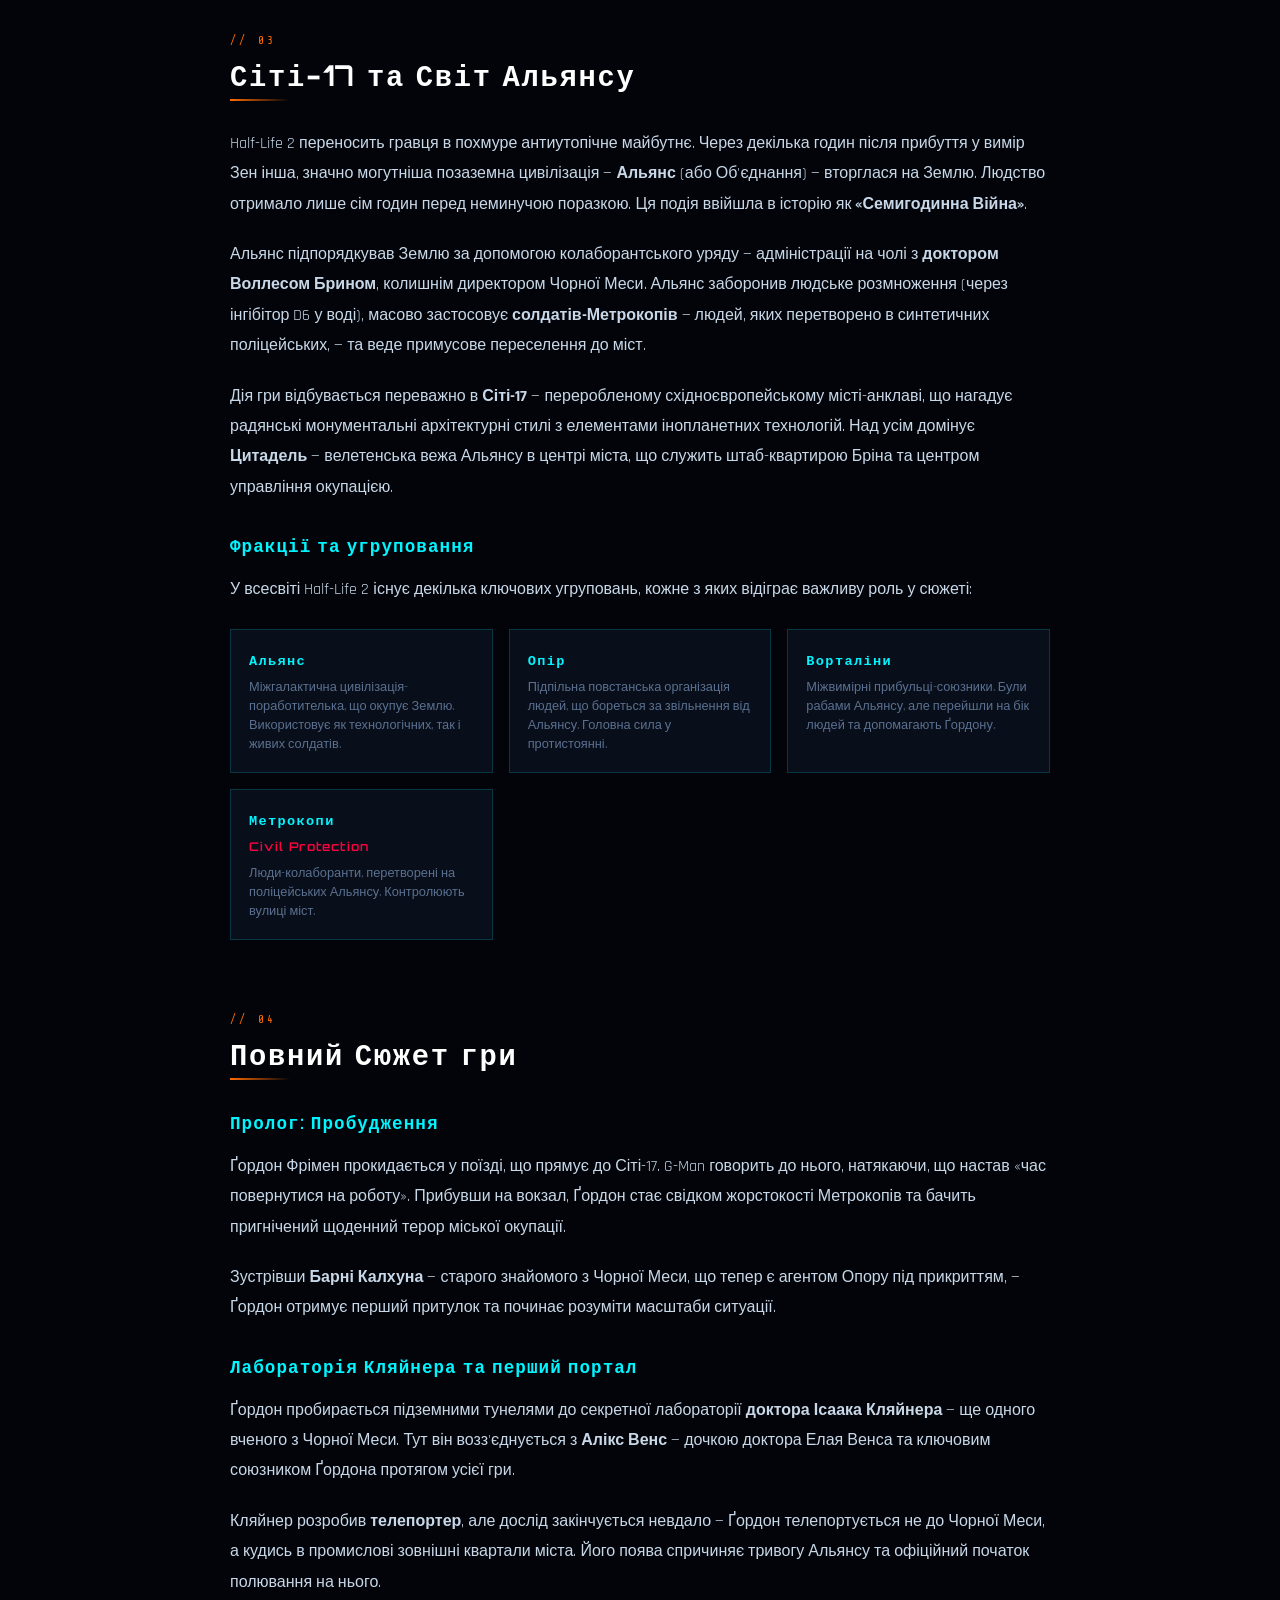
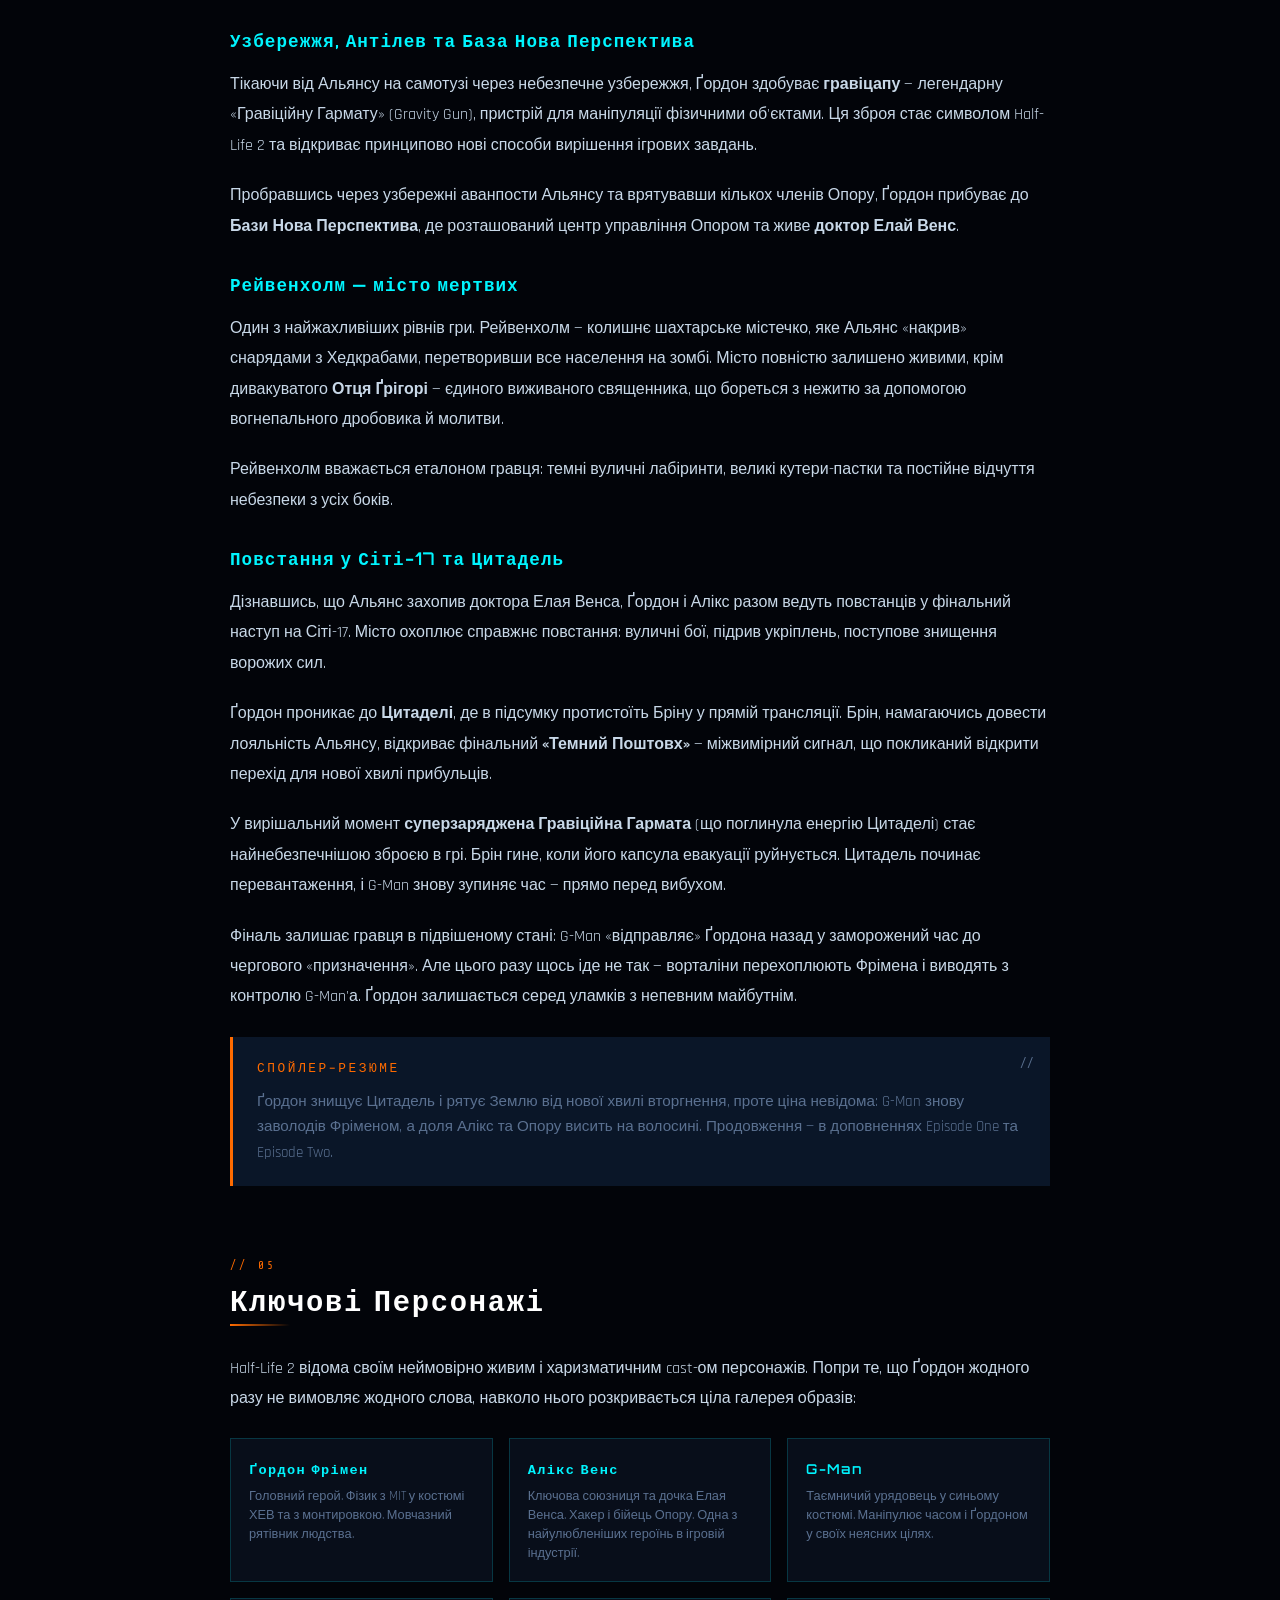
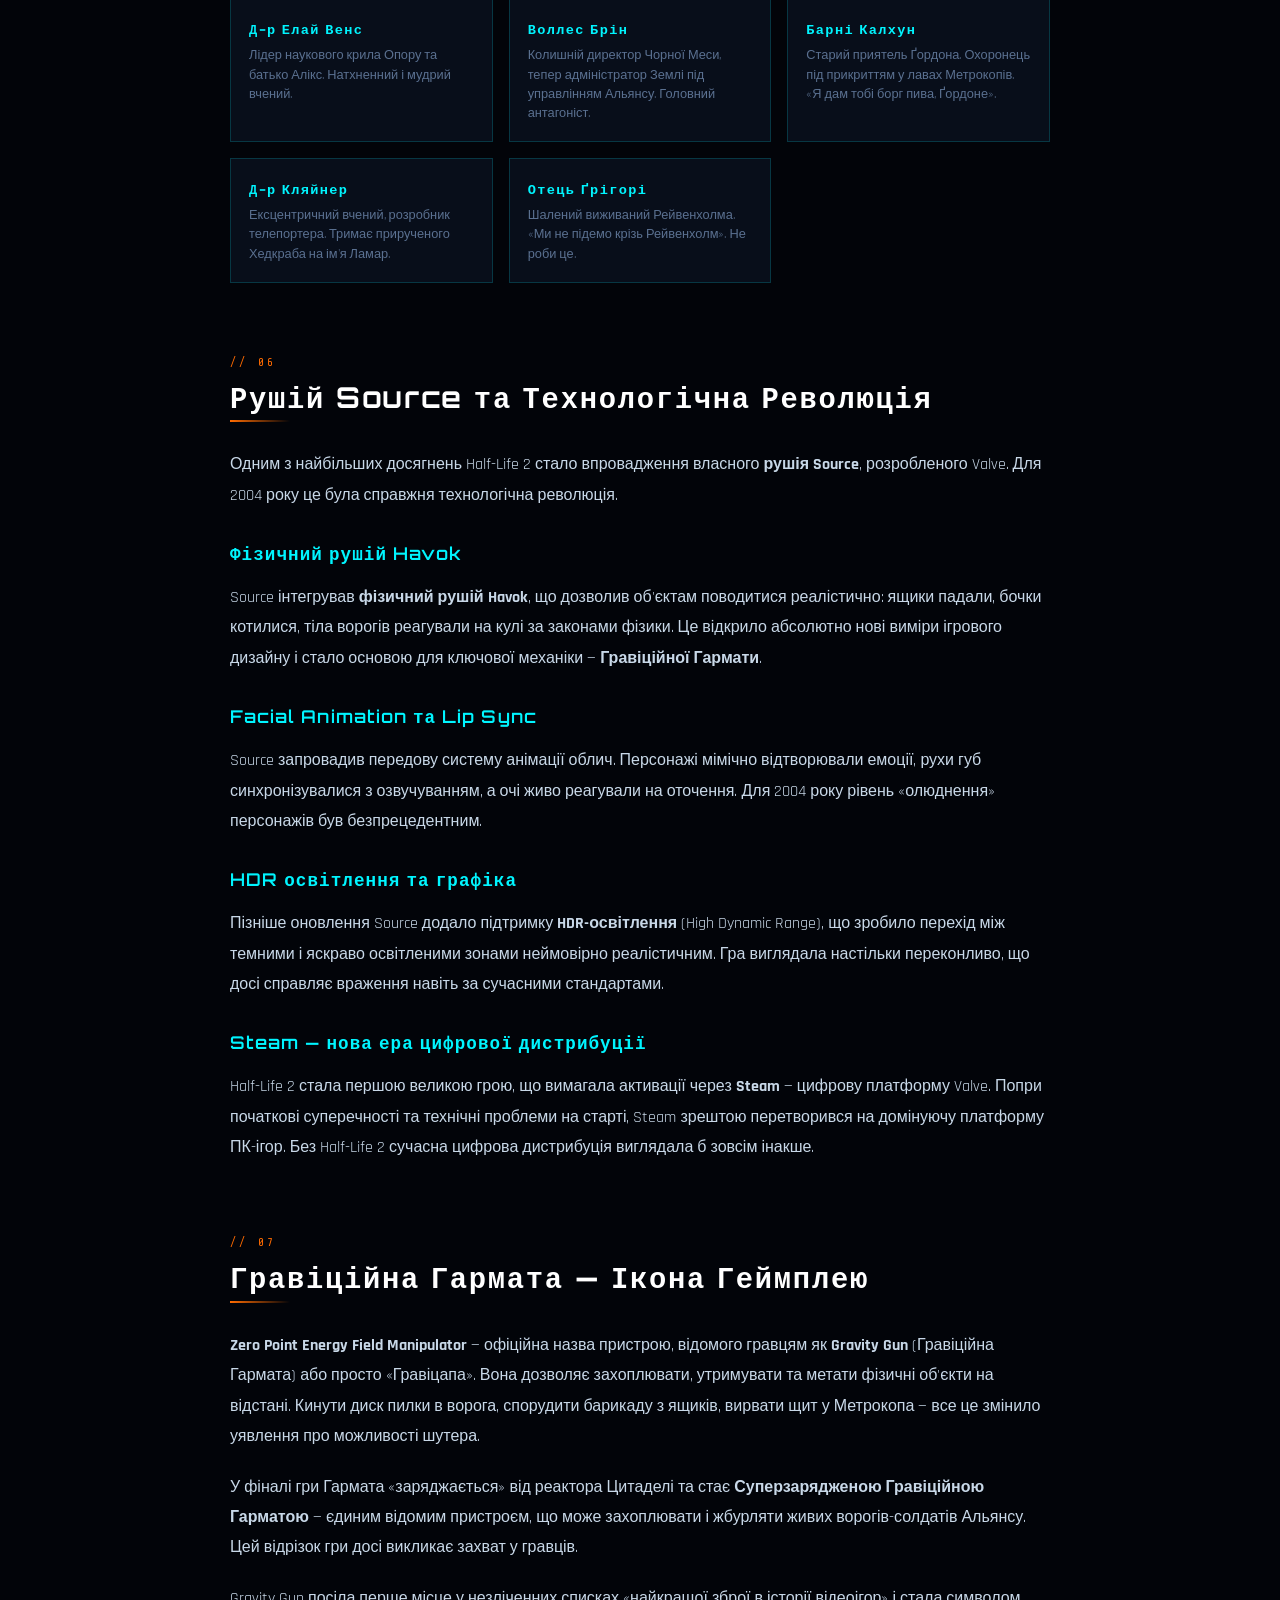
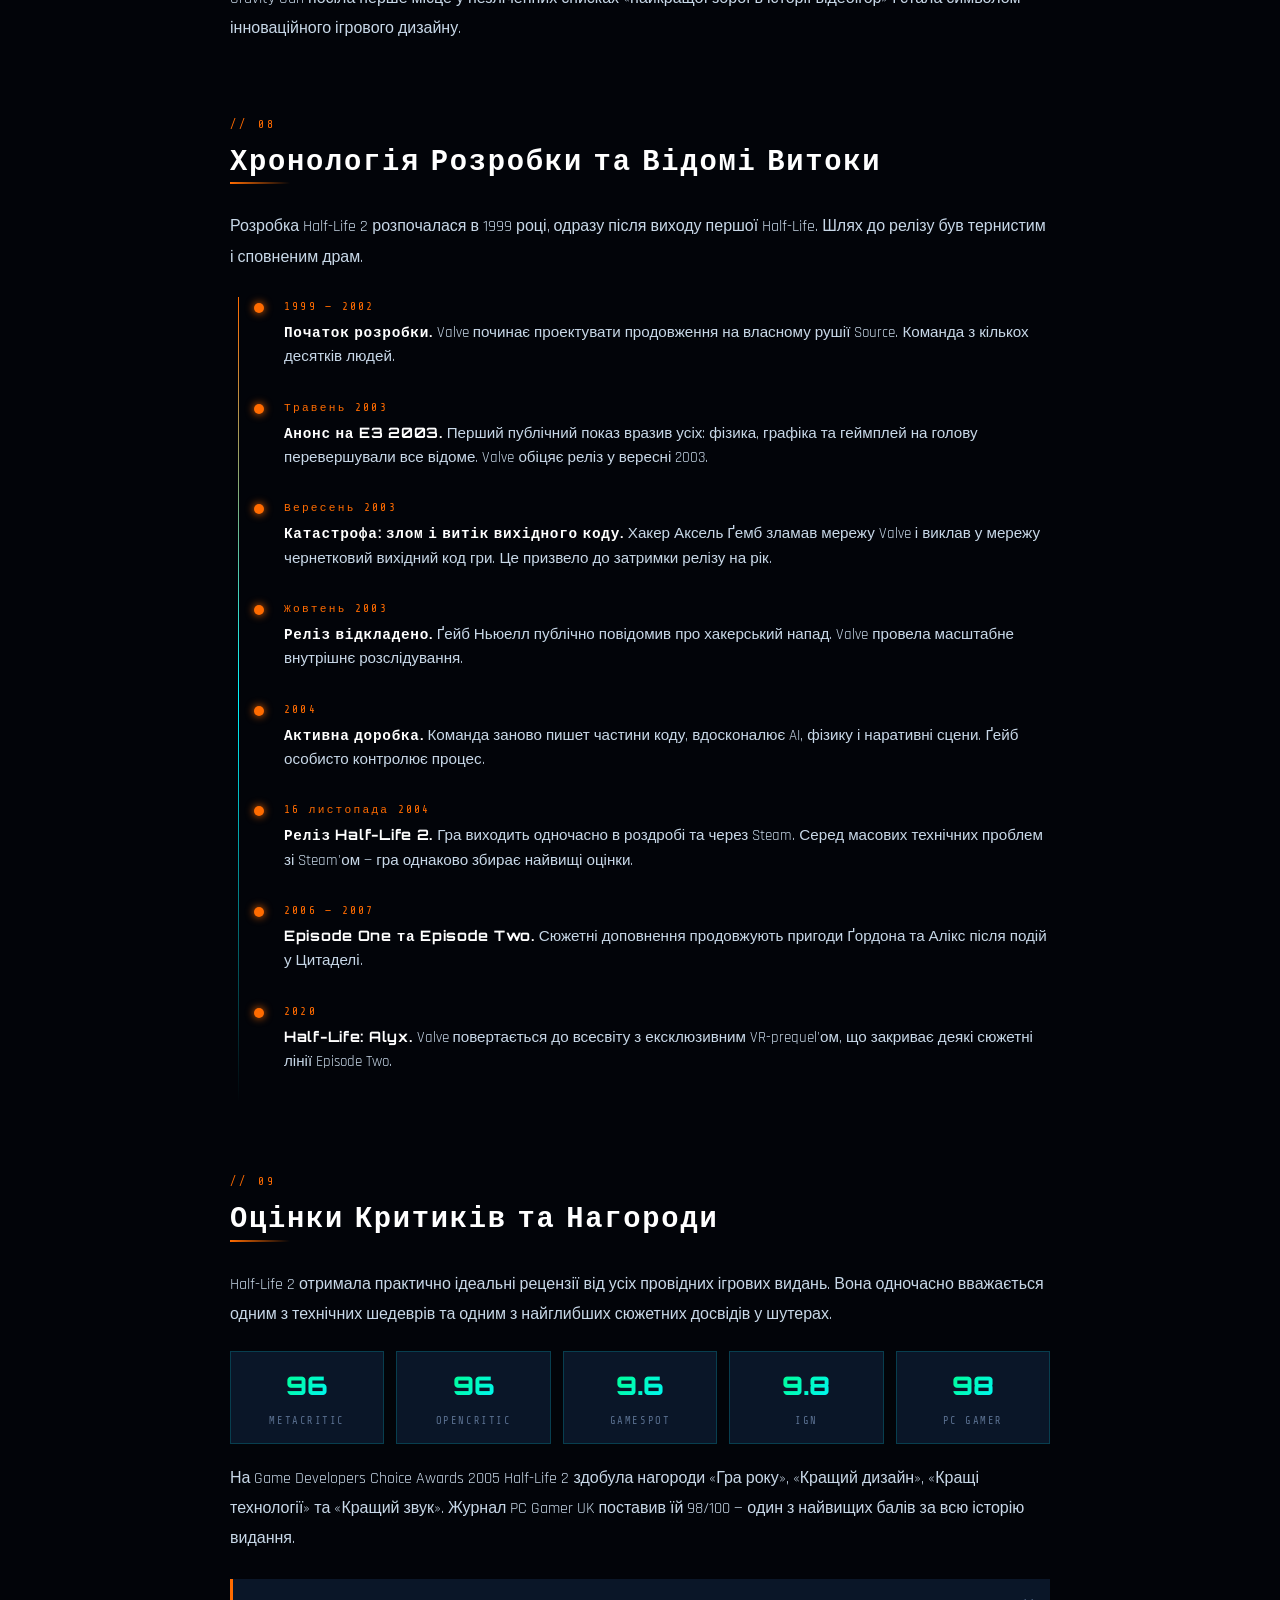
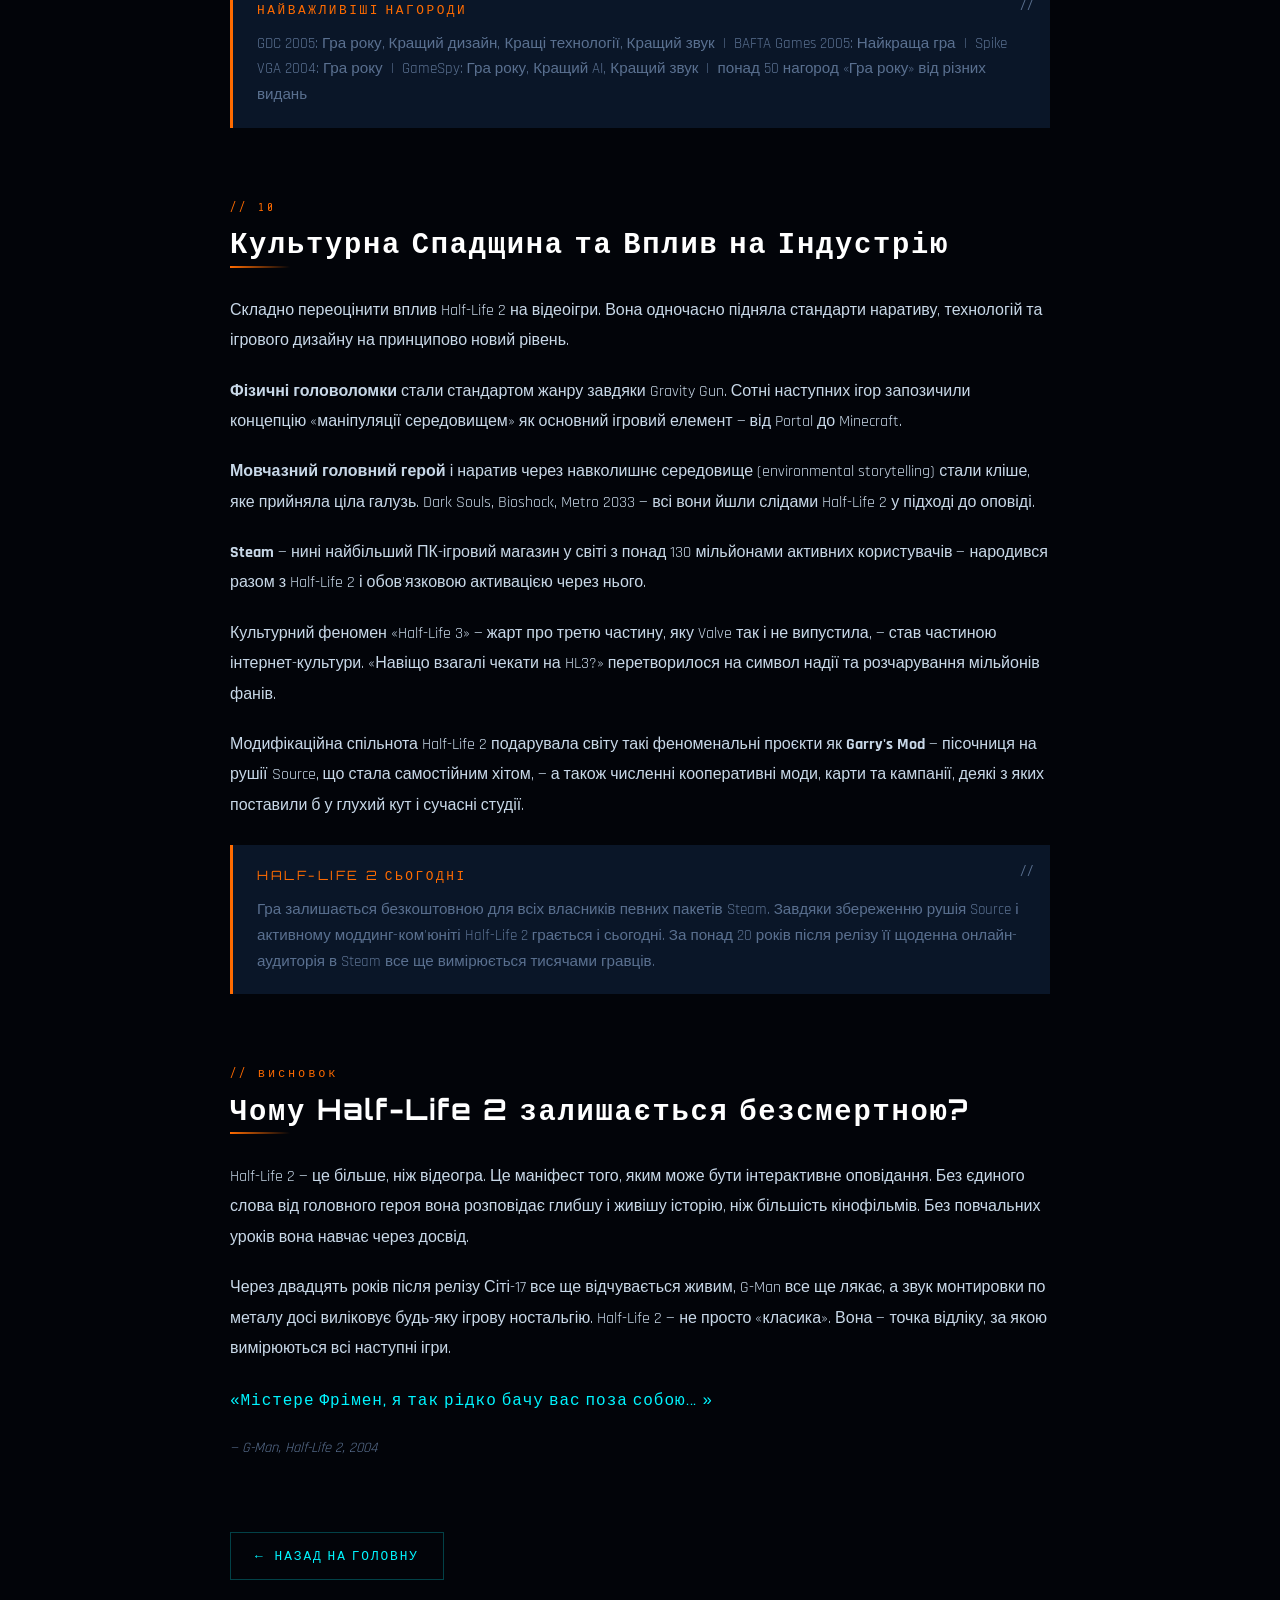
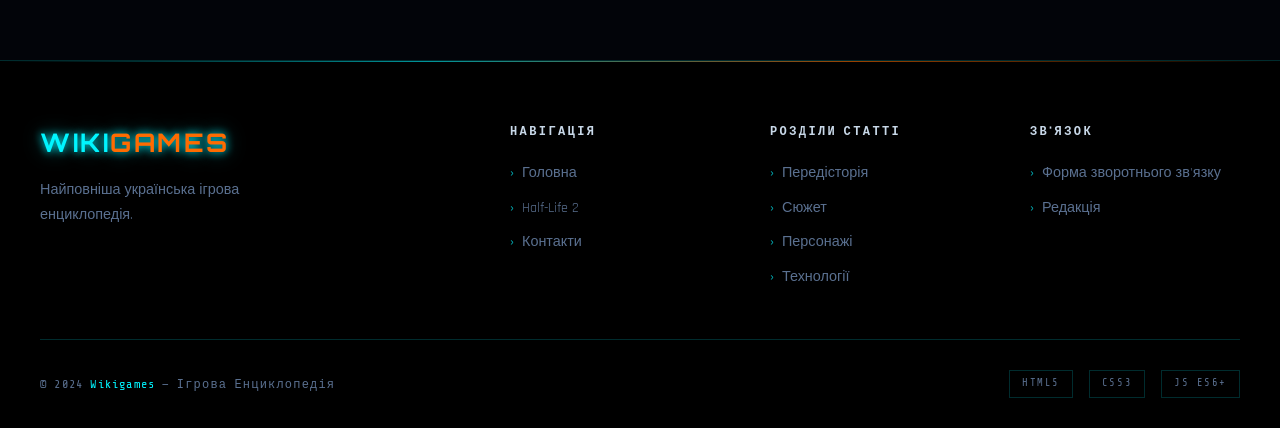
<file: wikigames/history.html>
<!DOCTYPE html>
<html lang="uk">
<head>
  <meta charset="UTF-8" />
  <meta name="viewport" content="width=device-width, initial-scale=1.0" />
  <title>Історія Half-Life 2 — Wikigames</title>
  <link rel="stylesheet" href="style.css" />
</head>
<body>

<!-- NAV -->
<nav class="navbar">
  <a href="index.html" class="nav-logo">WIKI<span>GAMES</span></a>
  <ul class="nav-links">
    <li><a href="index.html">Головна</a></li>
    <li><a href="history.html" class="active">Half-Life 2</a></li>
    <li><a href="contact.html">Контакти</a></li>
  </ul>
</nav>

<!-- HERO -->
<header class="history-hero">
  <div class="history-hero-bg"></div>
  <div class="history-hero-grid"></div>

  <span class="history-label">// Повна Ігрова Хроніка</span>
  <h1 class="history-title">
    <span class="t1">Half-Life</span> <span class="t2">2</span>
  </h1>
  <div class="history-meta">
    <span class="hmeta-item"><strong>Рік:</strong> 2004</span>
    <span class="hmeta-sep"></span>
    <span class="hmeta-item"><strong>Розробник:</strong> Valve</span>
    <span class="hmeta-sep"></span>
    <span class="hmeta-item"><strong>Жанр:</strong> FPS / Sci-Fi</span>
    <span class="hmeta-sep"></span>
    <span class="hmeta-item"><strong>Metacritic:</strong> 96/100</span>
  </div>
</header>

<!-- CONTENT -->
<main>
<div class="history-content">

  <!-- ── 1. ВСТУП ── -->
  <article class="history-section">
    <p class="hs-number">// 01</p>
    <h2 class="hs-title">Що таке Half-Life 2?</h2>
    <div class="hs-divider"></div>
    <p class="hs-text">
      <strong>Half-Life 2</strong> — культовий науково-фантастичний шутер від першої особи,
      розроблений компанією <strong>Valve Corporation</strong> та випущений 16 листопада 2004 року.
      Гра стала прямим продовженням оригінального Half-Life (1998) і справила
      революційний вплив на всю ігрову індустрію.
    </p>
    <p class="hs-text">
      Дія Half-Life 2 розгортається приблизно через 20 років після подій у
      дослідницькому комплексі «Чорна Меза». Гравець знову керує фізиком
      <strong>Ґордоном Фріменом</strong>, який прокидається в антиутопічному
      майбутньому, окупованому позаземною расою — Альянсом.
    </p>
    <p class="hs-text">
      На момент виходу Half-Life 2 отримала надзвичайно схвальні рецензії критиків
      та безліч нагород «Гра року». Вона й досі залишається однією з найвище
      оцінених відеоігор в історії.
    </p>

    <div class="info-block">
      <p class="info-block-title">Основні факти</p>
      <p class="info-block-text">
        Дата виходу: 16 листопада 2004 р. &nbsp;|&nbsp; Рушій: Source Engine &nbsp;|&nbsp;
        Платформи: Windows, Xbox, PS3, Mac, Linux &nbsp;|&nbsp; Режим: одиночний &nbsp;|&nbsp;
        Рейтинг Metacritic: 96/100
      </p>
    </div>
  </article>

  <!-- ── 2. ПЕРЕДІСТОРІЯ ── -->
  <article class="history-section">
    <p class="hs-number">// 02</p>
    <h2 class="hs-title">Передісторія та Аварія в Чорній Месі</h2>
    <div class="hs-divider"></div>
    <p class="hs-text">
      Щоб зрозуміти Half-Life 2, необхідно знати події першої частини серії.
      У 1998 році, в оригінальній грі, вчений Ґордон Фрімен проводив
      стандартний тест зразка в дослідницькому підрозділі «Аномальні матеріали»
      об'єкта «Чорна Меза» — надсекретного підземного комплексу
      в пустелі Нью-Мексико, США.
    </p>
    <p class="hs-text">
      Через нещасний випадок з резонансним каскадом стався міждимензійний прорив:
      тисячі прибульців-<strong>ворталів</strong> і представники хижої раси
      <strong>Хедкрабів</strong> вдерлися на Землю крізь відкритий портал
      у вимір Зен. Науковці та охоронці Чорної Меси вступили у відчайдушний бій
      за виживання, а уряд відправив спецпідрозділ HAZMAT для «нейтралізації»
      ситуації — в тому числі знищення свідків.
    </p>
    <p class="hs-text">
      Фрімен зумів вижити, вибратися на поверхню та зрештою проникнути у вимір Зен,
      де вступив у поєдинок з <strong>Нітлендером</strong> — пришельцем-сутністю,
      що керувала вторгненням. Перемігши його, Ґордон отримав пропозицію від
      загадкового персонажа — <strong>G-Man</strong> (Урядовця) — що заморозив
      фізика у «стані дозвільного стану» до наступного призначення.
    </p>
  </article>

  <!-- ── 3. СЕТТИНГ ── -->
  <article class="history-section">
    <p class="hs-number">// 03</p>
    <h2 class="hs-title">Сіті-17 та Світ Альянсу</h2>
    <div class="hs-divider"></div>
    <p class="hs-text">
      Half-Life 2 переносить гравця в похмуре антиутопічне майбутнє.
      Через декілька годин після прибуття у вимір Зен інша, значно могутніша
      позаземна цивілізація — <strong>Альянс</strong> (або Об'єднання) —
      вторглася на Землю. Людство отримало лише сім годин перед неминучою
      поразкою. Ця подія ввійшла в історію як <strong>«Семигодинна Війна»</strong>.
    </p>
    <p class="hs-text">
      Альянс підпорядкував Землю за допомогою колаборантського уряду — адміністрації
      на чолі з <strong>доктором Воллесом Брином</strong>, колишнім директором
      Чорної Меси. Альянс заборонив людське розмноження (через інгібітор D6 у воді),
      масово застосовує <strong>солдатів-Метрокопів</strong> — людей,
      яких перетворено в синтетичних поліцейських, — та веде примусове переселення
      до міст.
    </p>
    <p class="hs-text">
      Дія гри відбувається переважно в <strong>Сіті-17</strong> — переробленому
      східноєвропейському місті-анклаві, що нагадує радянські монументальні
      архітектурні стилі з елементами інопланетних технологій. Над усім домінує
      <strong>Цитадель</strong> — велетенська вежа Альянсу в центрі міста,
      що служить штаб-квартирою Бріна та центром управління окупацією.
    </p>

    <h3 class="hs-subtitle">Фракції та угруповання</h3>
    <p class="hs-text">
      У всесвіті Half-Life 2 існує декілька ключових угруповань, кожне з яких
      відіграє важливу роль у сюжеті:
    </p>
    <div class="char-grid">
      <div class="char-card">
        <div class="char-name">Альянс</div>
        <div class="char-role">Міжгалактична цивілізація-поработителька, що окупує Землю. Використовує як технологічних, так і живих солдатів.</div>
      </div>
      <div class="char-card">
        <div class="char-name">Опір</div>
        <div class="char-role">Підпільна повстанська організація людей, що бореться за звільнення від Альянсу. Головна сила у протистоянні.</div>
      </div>
      <div class="char-card">
        <div class="char-name">Ворталіни</div>
        <div class="char-role">Міжвимірні прибульці-союзники. Були рабами Альянсу, але перейшли на бік людей та допомагають Ґордону.</div>
      </div>
      <div class="char-card">
        <div class="char-name">Метрокопи</div>
        <div class="char-name" style="font-size:.75rem; color:var(--neon-red); margin-top:2px;">Civil Protection</div>
        <div class="char-role">Люди-колаборанти, перетворені на поліцейських Альянсу. Контролюють вулиці міст.</div>
      </div>
    </div>
  </article>

  <!-- ── 4. СЮЖЕТ ── -->
  <article class="history-section">
    <p class="hs-number">// 04</p>
    <h2 class="hs-title">Повний Сюжет гри</h2>
    <div class="hs-divider"></div>

    <h3 class="hs-subtitle">Пролог: Пробудження</h3>
    <p class="hs-text">
      Ґордон Фрімен прокидається у поїзді, що прямує до Сіті-17. G-Man
      говорить до нього, натякаючи, що настав «час повернутися на роботу».
      Прибувши на вокзал, Ґордон стає свідком жорстокості Метрокопів
      та бачить пригнічений щоденний терор міської окупації.
    </p>
    <p class="hs-text">
      Зустрівши <strong>Барні Калхуна</strong> — старого знайомого з Чорної
      Меси, що тепер є агентом Опору під прикриттям, — Ґордон отримує
      перший притулок та починає розуміти масштаби ситуації.
    </p>

    <h3 class="hs-subtitle">Лабораторія Кляйнера та перший портал</h3>
    <p class="hs-text">
      Ґордон пробирається підземними тунелями до секретної лабораторії
      <strong>доктора Ісаака Кляйнера</strong> — ще одного вченого з Чорної Меси.
      Тут він возз'єднується з <strong>Алікс Венс</strong> — дочкою
      доктора Елая Венса та ключовим союзником Ґордона протягом усієї гри.
    </p>
    <p class="hs-text">
      Кляйнер розробив <strong>телепортер</strong>, але дослід закінчується
      невдало — Ґордон телепортується не до Чорної Меси, а кудись в
      промислові зовнішні квартали міста. Його поява спричиняє тривогу
      Альянсу та офіційний початок полювання на нього.
    </p>

    <h3 class="hs-subtitle">Узбережжя, Антілев та База Нова Перспектива</h3>
    <p class="hs-text">
      Тікаючи від Альянсу на самотузі через небезпечне узбережжя,
      Ґордон здобуває <strong>гравіцапу</strong> — легендарну «Гравіційну Гармату»
      (Gravity Gun), пристрій для маніпуляції фізичними об'єктами.
      Ця зброя стає символом Half-Life 2 та відкриває принципово нові способи
      вирішення ігрових завдань.
    </p>
    <p class="hs-text">
      Пробравшись через узбережні аванпости Альянсу та врятувавши кількох
      членів Опору, Ґордон прибуває до <strong>Бази Нова Перспектива</strong>,
      де розташований центр управління Опором та живе <strong>доктор Елай Венс</strong>.
    </p>

    <h3 class="hs-subtitle">Рейвенхолм — місто мертвих</h3>
    <p class="hs-text">
      Один з найжахливіших рівнів гри. Рейвенхолм — колишнє шахтарське містечко,
      яке Альянс «накрив» снарядами з Хедкрабами, перетворивши все населення
      на зомбі. Місто повністю залишено живими, крім дивакуватого
      <strong>Отця Ґрігорі</strong> — єдиного виживаного священника,
      що бореться з нежитю за допомогою вогнепального дробовика й молитви.
    </p>
    <p class="hs-text">
      Рейвенхолм вважається еталоном гравця: темні вуличні лабіринти,
      великі кутери-пастки та постійне відчуття небезпеки з усіх боків.
    </p>

    <h3 class="hs-subtitle">Повстання у Сіті-17 та Цитадель</h3>
    <p class="hs-text">
      Дізнавшись, що Альянс захопив доктора Елая Венса, Ґордон і Алікс
      разом ведуть повстанців у фінальний наступ на Сіті-17.
      Місто охоплює справжнє повстання: вуличні бої, підрив укріплень,
      поступове знищення ворожих сил.
    </p>
    <p class="hs-text">
      Ґордон проникає до <strong>Цитаделі</strong>, де в підсумку протистоїть
      Бріну у прямій трансляції. Брін, намагаючись довести лояльність Альянсу,
      відкриває фінальний <strong>«Темний Поштовх»</strong> — міжвимірний сигнал,
      що покликаний відкрити перехід для нової хвилі прибульців.
    </p>
    <p class="hs-text">
      У вирішальний момент <strong>суперзаряджена Гравіційна Гармата</strong>
      (що поглинула енергію Цитаделі) стає найнебезпечнішою зброєю в грі.
      Брін гине, коли його капсула евакуації руйнується. Цитадель починає
      перевантаження, і G-Man знову зупиняє час — прямо перед вибухом.
    </p>
    <p class="hs-text">
      Фіналь залишає гравця в підвішеному стані: G-Man «відправляє» Ґордона
      назад у заморожений час до чергового «призначення». Але цього разу
      щось іде не так — ворталіни перехоплюють Фрімена і виводять з контролю
      G-Man'а. Ґордон залишається серед уламків з непевним майбутнім.
    </p>

    <div class="info-block">
      <p class="info-block-title">Спойлер-резюме</p>
      <p class="info-block-text">
        Ґордон знищує Цитадель і рятує Землю від нової хвилі вторгнення,
        проте ціна невідома: G-Man знову заволодів Фріменом, а доля Алікс та
        Опору висить на волосині. Продовження — в доповненнях Episode One та
        Episode Two.
      </p>
    </div>
  </article>

  <!-- ── 5. ПЕРСОНАЖІ ── -->
  <article class="history-section">
    <p class="hs-number">// 05</p>
    <h2 class="hs-title">Ключові Персонажі</h2>
    <div class="hs-divider"></div>
    <p class="hs-text">
      Half-Life 2 відома своїм неймовірно живим і харизматичним
      cast-ом персонажів. Попри те, що Ґордон жодного разу не вимовляє
      жодного слова, навколо нього розкривається ціла галерея образів:
    </p>
    <div class="char-grid">
      <div class="char-card">
        <div class="char-name">Ґордон Фрімен</div>
        <div class="char-role">Головний герой. Фізик з MIT у костюмі ХЕВ та з монтировкою. Мовчазний рятівник людства.</div>
      </div>
      <div class="char-card">
        <div class="char-name">Алікс Венс</div>
        <div class="char-role">Ключова союзниця та дочка Елая Венса. Хакер і бійець Опору. Одна з найулюбленіших героїнь в ігровій індустрії.</div>
      </div>
      <div class="char-card">
        <div class="char-name">G-Man</div>
        <div class="char-role">Таємничий урядовець у синьому костюмі. Маніпулює часом і Ґордоном у своїх неясних цілях.</div>
      </div>
      <div class="char-card">
        <div class="char-name">Д-р Елай Венс</div>
        <div class="char-role">Лідер наукового крила Опору та батько Алікс. Натхненний і мудрий вчений.</div>
      </div>
      <div class="char-card">
        <div class="char-name">Воллес Брін</div>
        <div class="char-role">Колишній директор Чорної Меси, тепер адміністратор Землі під управлінням Альянсу. Головний антагоніст.</div>
      </div>
      <div class="char-card">
        <div class="char-name">Барні Калхун</div>
        <div class="char-role">Старий приятель Ґордона. Охоронець під прикриттям у лавах Метрокопів. «Я дам тобі борг пива, Ґордоне».</div>
      </div>
      <div class="char-card">
        <div class="char-name">Д-р Кляйнер</div>
        <div class="char-role">Ексцентричний вчений, розробник телепортера. Тримає прирученого Хедкраба на ім'я Ламар.</div>
      </div>
      <div class="char-card">
        <div class="char-name">Отець Ґрігорі</div>
        <div class="char-role">Шалений виживаний Рейвенхолма. «Ми не підемо крізь Рейвенхолм». Не роби це.</div>
      </div>
    </div>
  </article>

  <!-- ── 6. РУШІЙ SOURCE ── -->
  <article class="history-section">
    <p class="hs-number">// 06</p>
    <h2 class="hs-title">Рушій Source та Технологічна Революція</h2>
    <div class="hs-divider"></div>
    <p class="hs-text">
      Одним з найбільших досягнень Half-Life 2 стало впровадження
      власного <strong>рушія Source</strong>, розробленого Valve.
      Для 2004 року це була справжня технологічна революція.
    </p>

    <h3 class="hs-subtitle">Фізичний рушій Havok</h3>
    <p class="hs-text">
      Source інтегрував <strong>фізичний рушій Havok</strong>, що дозволив
      об'єктам поводитися реалістично: ящики падали, бочки котилися,
      тіла ворогів реагували на кулі за законами фізики. Це відкрило
      абсолютно нові виміри ігрового дизайну і стало основою для ключової
      механіки — <strong>Гравіційної Гармати</strong>.
    </p>

    <h3 class="hs-subtitle">Facial Animation та Lip Sync</h3>
    <p class="hs-text">
      Source запровадив передову систему анімації облич. Персонажі мімічно
      відтворювали емоції, рухи губ синхронізувалися з озвучуванням,
      а очі живо реагували на оточення. Для 2004 року рівень «олюднення»
      персонажів був безпрецедентним.
    </p>

    <h3 class="hs-subtitle">HDR освітлення та графіка</h3>
    <p class="hs-text">
      Пізніше оновлення Source додало підтримку <strong>HDR-освітлення</strong>
      (High Dynamic Range), що зробило перехід між темними і яскраво
      освітленими зонами неймовірно реалістичним. Гра виглядала настільки
      переконливо, що досі справляє враження навіть за сучасними стандартами.
    </p>

    <h3 class="hs-subtitle">Steam — нова ера цифрової дистрибуції</h3>
    <p class="hs-text">
      Half-Life 2 стала першою великою грою, що вимагала активації через
      <strong>Steam</strong> — цифрову платформу Valve. Попри початкові
      суперечності та технічні проблеми на старті, Steam зрештою
      перетворився на домінуючу платформу ПК-ігор. Без Half-Life 2
      сучасна цифрова дистрибуція виглядала б зовсім інакше.
    </p>
  </article>

  <!-- ── 7. ГРАВІЦІЙНА ГАРМАТА ── -->
  <article class="history-section">
    <p class="hs-number">// 07</p>
    <h2 class="hs-title">Гравіційна Гармата — Ікона Геймплею</h2>
    <div class="hs-divider"></div>
    <p class="hs-text">
      <strong>Zero Point Energy Field Manipulator</strong> — офіційна назва
      пристрою, відомого гравцям як <strong>Gravity Gun</strong> (Гравіційна Гармата)
      або просто «Гравіцапа». Вона дозволяє захоплювати, утримувати та метати
      фізичні об'єкти на відстані. Кинути диск пилки в ворога, спорудити
      барикаду з ящиків, вирвати щит у Метрокопа — все це змінило уявлення
      про можливості шутера.
    </p>
    <p class="hs-text">
      У фіналі гри Гармата «заряджається» від реактора Цитаделі та стає
      <strong>Суперзарядженою Гравіційною Гарматою</strong> — єдиним відомим
      пристроєм, що може захоплювати і жбурляти живих ворогів-солдатів Альянсу.
      Цей відрізок гри досі викликає захват у гравців.
    </p>
    <p class="hs-text">
      Gravity Gun посіла перше місце у незліченних списках «найкращої зброї
      в історії відеоігор» і стала символом інноваційного ігрового дизайну.
    </p>
  </article>

  <!-- ── 8. ХРОНОЛОГІЯ РОЗРОБКИ ── -->
  <article class="history-section">
    <p class="hs-number">// 08</p>
    <h2 class="hs-title">Хронологія Розробки та Відомі Витоки</h2>
    <div class="hs-divider"></div>
    <p class="hs-text">
      Розробка Half-Life 2 розпочалася в 1999 році, одразу після виходу
      першої Half-Life. Шлях до релізу був тернистим і сповненим драм.
    </p>
    <div class="timeline">
      <div class="timeline-item">
        <p class="tl-year">1999 — 2002</p>
        <p class="tl-event"><strong>Початок розробки.</strong> Valve починає проектувати продовження на власному рушії Source. Команда з кількох десятків людей.</p>
      </div>
      <div class="timeline-item">
        <p class="tl-year">Травень 2003</p>
        <p class="tl-event"><strong>Анонс на E3 2003.</strong> Перший публічний показ вразив усіх: фізика, графіка та геймплей на голову перевершували все відоме. Valve обіцяє реліз у вересні 2003.</p>
      </div>
      <div class="timeline-item">
        <p class="tl-year">Вересень 2003</p>
        <p class="tl-event"><strong>Катастрофа: злом і витік вихідного коду.</strong> Хакер Аксель Ґемб зламав мережу Valve і виклав у мережу чернетковий вихідний код гри. Це призвело до затримки релізу на рік.</p>
      </div>
      <div class="timeline-item">
        <p class="tl-year">Жовтень 2003</p>
        <p class="tl-event"><strong>Реліз відкладено.</strong> Ґейб Ньюелл публічно повідомив про хакерський напад. Valve провела масштабне внутрішнє розслідування.</p>
      </div>
      <div class="timeline-item">
        <p class="tl-year">2004</p>
        <p class="tl-event"><strong>Активна доробка.</strong> Команда заново пишет частини коду, вдосконалює AI, фізику і наративні сцени. Ґейб особисто контролює процес.</p>
      </div>
      <div class="timeline-item">
        <p class="tl-year">16 листопада 2004</p>
        <p class="tl-event"><strong>Реліз Half-Life 2.</strong> Гра виходить одночасно в роздробі та через Steam. Серед масових технічних проблем зі Steam'ом — гра однаково збирає найвищі оцінки.</p>
      </div>
      <div class="timeline-item">
        <p class="tl-year">2006 — 2007</p>
        <p class="tl-event"><strong>Episode One та Episode Two.</strong> Сюжетні доповнення продовжують пригоди Ґордона та Алікс після подій у Цитаделі.</p>
      </div>
      <div class="timeline-item">
        <p class="tl-year">2020</p>
        <p class="tl-event"><strong>Half-Life: Alyx.</strong> Valve повертається до всесвіту з ексклюзивним VR-prequel'ом, що закриває деякі сюжетні лінії Episode Two.</p>
      </div>
    </div>
  </article>

  <!-- ── 9. ОЦІНКИ ── -->
  <article class="history-section">
    <p class="hs-number">// 09</p>
    <h2 class="hs-title">Оцінки Критиків та Нагороди</h2>
    <div class="hs-divider"></div>
    <p class="hs-text">
      Half-Life 2 отримала практично ідеальні рецензії від усіх провідних
      ігрових видань. Вона одночасно вважається одним з технічних шедеврів
      та одним з найглибших сюжетних досвідів у шутерах.
    </p>
    <div class="rating-block">
      <div class="rating-item">
        <span class="rating-num">96</span>
        <span class="rating-source">Metacritic</span>
      </div>
      <div class="rating-item">
        <span class="rating-num">96</span>
        <span class="rating-source">OpenCritic</span>
      </div>
      <div class="rating-item">
        <span class="rating-num">9.6</span>
        <span class="rating-source">GameSpot</span>
      </div>
      <div class="rating-item">
        <span class="rating-num">9.8</span>
        <span class="rating-source">IGN</span>
      </div>
      <div class="rating-item">
        <span class="rating-num">98</span>
        <span class="rating-source">PC Gamer</span>
      </div>
    </div>
    <p class="hs-text">
      На Game Developers Choice Awards 2005 Half-Life 2 здобула нагороди
      «Гра року», «Кращий дизайн», «Кращі технології» та «Кращий звук».
      Журнал PC Gamer UK поставив їй 98/100 — один з найвищих балів
      за всю історію видання.
    </p>
    <div class="info-block">
      <p class="info-block-title">Найважливіші нагороди</p>
      <p class="info-block-text">
        GDC 2005: Гра року, Кращий дизайн, Кращі технології, Кращий звук &nbsp;|&nbsp;
        BAFTA Games 2005: Найкраща гра &nbsp;|&nbsp;
        Spike VGA 2004: Гра року &nbsp;|&nbsp;
        GameSpy: Гра року, Кращий AI, Кращий звук &nbsp;|&nbsp;
        понад 50 нагород «Гра року» від різних видань
      </p>
    </div>
  </article>

  <!-- ── 10. СПАДЩИНА ── -->
  <article class="history-section">
    <p class="hs-number">// 10</p>
    <h2 class="hs-title">Культурна Спадщина та Вплив на Індустрію</h2>
    <div class="hs-divider"></div>
    <p class="hs-text">
      Складно переоцінити вплив Half-Life 2 на відеоігри. Вона одночасно
      підняла стандарти наративу, технологій та ігрового дизайну
      на принципово новий рівень.
    </p>
    <p class="hs-text">
      <strong>Фізичні головоломки</strong> стали стандартом жанру завдяки
      Gravity Gun. Сотні наступних ігор запозичили концепцію «маніпуляції
      середовищем» як основний ігровий елемент — від Portal до Minecraft.
    </p>
    <p class="hs-text">
      <strong>Мовчазний головний герой</strong> і наратив через
      навколишнє середовище (environmental storytelling) стали
      кліше, яке прийняла ціла галузь. Dark Souls, Bioshock, Metro 2033 —
      всі вони йшли слідами Half-Life 2 у підході до оповіді.
    </p>
    <p class="hs-text">
      <strong>Steam</strong> — нині найбільший ПК-ігровий магазин у світі
      з понад 130 мільйонами активних користувачів — народився разом
      з Half-Life 2 і обов'язковою активацією через нього.
    </p>
    <p class="hs-text">
      Культурний феномен «Half-Life 3» — жарт про третю частину,
      яку Valve так і не випустила, — став частиною інтернет-культури.
      «Навіщо взагалі чекати на HL3?» перетворилося на символ надії
      та розчарування мільйонів фанів.
    </p>
    <p class="hs-text">
      Модифікаційна спільнота Half-Life 2 подарувала світу такі
      феноменальні проєкти як <strong>Garry's Mod</strong> — пісочниця
      на рушії Source, що стала самостійним хітом, — а також численні
      кооперативні моди, карти та кампанії, деякі з яких поставили б
      у глухий кут і сучасні студії.
    </p>

    <div class="info-block">
      <p class="info-block-title">Half-Life 2 сьогодні</p>
      <p class="info-block-text">
        Гра залишається безкоштовною для всіх власників певних пакетів Steam.
        Завдяки збереженню рушія Source і активному моддинг-ком'юніті
        Half-Life 2 грається і сьогодні. За понад 20 років після релізу
        її щоденна онлайн-аудиторія в Steam все ще вимірюється тисячами гравців.
      </p>
    </div>
  </article>

  <!-- ── ВИСНОВОК ── -->
  <article class="history-section">
    <p class="hs-number">// Висновок</p>
    <h2 class="hs-title">Чому Half-Life 2 залишається безсмертною?</h2>
    <div class="hs-divider"></div>
    <p class="hs-text">
      Half-Life 2 — це більше, ніж відеогра. Це маніфест того, яким може
      бути інтерактивне оповідання. Без єдиного слова від головного героя
      вона розповідає глибшу і живішу історію, ніж більшість кінофільмів.
      Без повчальних уроків вона навчає через досвід.
    </p>
    <p class="hs-text">
      Через двадцять років після релізу Сіті-17 все ще відчувається живим,
      G-Man все ще лякає, а звук монтировки по металу досі виліковує будь-яку
      ігрову ностальгію. Half-Life 2 — не просто «класика». Вона — точка відліку,
      за якою вимірюються всі наступні ігри.
    </p>
    <p class="hs-text" style="color:var(--neon-cyan);font-family:var(--font-title);letter-spacing:.06em;">
      «Містере Фрімен, я так рідко бачу вас поза собою... »
    </p>
    <p class="hs-text" style="font-size:.9rem;color:var(--text-dim);font-style:italic;">
      — G-Man, Half-Life 2, 2004
    </p>
  </article>

  <a href="index.html" class="back-btn">Назад на головну</a>

</div>
</main>

<!-- FOOTER -->
<footer class="footer">
  <div class="container">
    <div class="footer-grid">
      <div>
        <div class="footer-brand-name">WIKI<span>GAMES</span></div>
        <p class="footer-tagline">Найповніша українська ігрова енциклопедія.</p>
      </div>
      <div>
        <h4 class="footer-col-title">Навігація</h4>
        <ul class="footer-links">
          <li><a href="index.html">Головна</a></li>
          <li><a href="history.html">Half-Life 2</a></li>
          <li><a href="contact.html">Контакти</a></li>
        </ul>
      </div>
      <div>
        <h4 class="footer-col-title">Розділи статті</h4>
        <ul class="footer-links">
          <li><a href="#">Передісторія</a></li>
          <li><a href="#">Сюжет</a></li>
          <li><a href="#">Персонажі</a></li>
          <li><a href="#">Технології</a></li>
        </ul>
      </div>
      <div>
        <h4 class="footer-col-title">Зв'язок</h4>
        <ul class="footer-links">
          <li><a href="contact.html">Форма зворотнього зв'язку</a></li>
          <li><a href="#">Редакція</a></li>
        </ul>
      </div>
    </div>
    <div class="footer-bottom">
      <p class="footer-copy">© 2024 <span>Wikigames</span> — Ігрова Енциклопедія</p>
      <div class="footer-tech">
        <span class="tech-badge">HTML5</span>
        <span class="tech-badge">CSS3</span>
        <span class="tech-badge">JS ES6+</span>
      </div>
    </div>
  </div>
</footer>

<script src="script.js"></script>
</body>
</html>
</file>
<file: wikigames/style.css>
/* ===== WIKIGAMES — GLOBAL STYLES ===== */
@import url('https://fonts.googleapis.com/css2?family=Orbitron:wght@400;600;700;900&family=Rajdhani:wght@300;400;500;600;700&family=Share+Tech+Mono&display=swap');

:root {
  --neon-cyan:   #00f5ff;
  --neon-orange: #ff6b00;
  --neon-red:    #ff0040;
  --neon-green:  #00ff88;
  --bg-dark:     #020409;
  --bg-card:     #080e1a;
  --bg-panel:    #0a1628;
  --border:      rgba(0,245,255,.18);
  --text-main:   #c8d8e8;
  --text-dim:    #5a7090;
  --font-title:  'Orbitron', monospace;
  --font-body:   'Rajdhani', sans-serif;
  --font-mono:   'Share Tech Mono', monospace;
  --glow-cyan:   0 0 8px #00f5ff, 0 0 20px rgba(0,245,255,.4);
  --glow-orange: 0 0 8px #ff6b00, 0 0 20px rgba(255,107,0,.4);
  --glow-red:    0 0 8px #ff0040, 0 0 20px rgba(255,0,64,.4);
  --glow-green:  0 0 8px #00ff88, 0 0 20px rgba(0,255,136,.4);
  --trans:       .3s cubic-bezier(.4,0,.2,1);
}

*, *::before, *::after { box-sizing: border-box; margin: 0; padding: 0; }

html { scroll-behavior: smooth; }

body {
  background: var(--bg-dark);
  color: var(--text-main);
  font-family: var(--font-body);
  font-size: 17px;
  line-height: 1.7;
  overflow-x: hidden;
  cursor: default;
}

/* ===== SCANLINES OVERLAY ===== */
body::before {
  content: '';
  position: fixed;
  inset: 0;
  background: repeating-linear-gradient(0deg,
    transparent,
    transparent 2px,
    rgba(0,0,0,.07) 2px,
    rgba(0,0,0,.07) 4px
  );
  pointer-events: none;
  z-index: 9999;
}

/* ===== INTRO SCREEN ===== */
#intro-screen {
  position: fixed;
  inset: 0;
  background: #000;
  display: flex;
  flex-direction: column;
  align-items: center;
  justify-content: center;
  z-index: 10000;
  overflow: hidden;
}

#intro-screen.hide {
  animation: introExit .8s ease-in forwards;
}

@keyframes introExit {
  0%   { opacity: 1; transform: scale(1); }
  60%  { opacity: 1; transform: scale(1.06); }
  100% { opacity: 0; transform: scale(1.12); pointer-events: none; }
}

/* --- grid bg on intro --- */
.intro-grid {
  position: absolute;
  inset: 0;
  background-image:
    linear-gradient(rgba(0,245,255,.06) 1px, transparent 1px),
    linear-gradient(90deg, rgba(0,245,255,.06) 1px, transparent 1px);
  background-size: 60px 60px;
  animation: gridPulse 4s ease-in-out infinite;
}

@keyframes gridPulse {
  0%,100% { opacity: .5; }
  50%      { opacity: 1; }
}

.intro-corner {
  position: absolute;
  width: 120px;
  height: 120px;
  border-color: var(--neon-cyan);
  border-style: solid;
  opacity: 0;
  animation: cornerAppear 1.2s ease forwards;
}
.intro-corner.tl { top: 40px; left: 40px; border-width: 2px 0 0 2px; animation-delay: .3s; }
.intro-corner.tr { top: 40px; right: 40px; border-width: 2px 2px 0 0; animation-delay: .5s; }
.intro-corner.bl { bottom: 40px; left: 40px; border-width: 0 0 2px 2px; animation-delay: .7s; }
.intro-corner.br { bottom: 40px; right: 40px; border-width: 0 2px 2px 0; animation-delay: .9s; }

@keyframes cornerAppear {
  from { opacity: 0; transform: scale(.6); }
  to   { opacity: 1; transform: scale(1); }
}

.intro-logo-wrap {
  position: relative;
  display: flex;
  flex-direction: column;
  align-items: center;
  gap: 20px;
}

.intro-emblem {
  width: 120px;
  height: 120px;
  position: relative;
  opacity: 0;
  animation: emblemAppear 1s ease .4s forwards;
}

@keyframes emblemAppear {
  0%   { opacity: 0; transform: rotateY(90deg) scale(.5); }
  60%  { opacity: 1; transform: rotateY(-10deg) scale(1.1); }
  100% { opacity: 1; transform: rotateY(0deg) scale(1); }
}

.intro-emblem svg {
  width: 100%; height: 100%;
  filter: drop-shadow(var(--glow-cyan));
  animation: emblemSpin 8s linear infinite;
}

@keyframes emblemSpin {
  from { transform: rotate(0deg); }
  to   { transform: rotate(360deg); }
}

.intro-title {
  font-family: var(--font-title);
  font-size: clamp(3rem, 9vw, 7rem);
  font-weight: 900;
  letter-spacing: .12em;
  text-transform: uppercase;
  background: linear-gradient(90deg, var(--neon-cyan) 0%, #fff 40%, var(--neon-orange) 70%, var(--neon-cyan) 100%);
  background-size: 200% auto;
  -webkit-background-clip: text;
  -webkit-text-fill-color: transparent;
  background-clip: text;
  opacity: 0;
  animation: titleReveal 1.2s ease .8s forwards, shimmer 3s linear 2s infinite;
  text-shadow: none;
}

@keyframes titleReveal {
  0%   { opacity: 0; transform: scaleX(.3) translateY(30px); letter-spacing: .4em; }
  60%  { opacity: 1; transform: scaleX(1.04) translateY(-5px); letter-spacing: .08em; }
  100% { opacity: 1; transform: scaleX(1) translateY(0); letter-spacing: .12em; }
}

@keyframes shimmer {
  to { background-position: 200% center; }
}

.intro-sub {
  font-family: var(--font-mono);
  font-size: 1rem;
  letter-spacing: .35em;
  color: var(--neon-cyan);
  text-transform: uppercase;
  opacity: 0;
  animation: fadeInUp .8s ease 1.5s forwards;
}

.intro-line {
  width: 0;
  height: 2px;
  background: linear-gradient(90deg, transparent, var(--neon-cyan), var(--neon-orange), transparent);
  box-shadow: var(--glow-cyan);
  animation: lineExpand 1s ease 1.2s forwards;
}

@keyframes lineExpand {
  to { width: 500px; }
}

.intro-loading {
  margin-top: 50px;
  display: flex;
  flex-direction: column;
  align-items: center;
  gap: 12px;
  opacity: 0;
  animation: fadeInUp .6s ease 1.8s forwards;
}

.intro-loading-bar-wrap {
  width: 340px;
  height: 4px;
  background: rgba(0,245,255,.1);
  border: 1px solid rgba(0,245,255,.2);
  overflow: hidden;
}

.intro-loading-bar {
  height: 100%;
  width: 0;
  background: linear-gradient(90deg, var(--neon-cyan), var(--neon-orange));
  box-shadow: var(--glow-cyan);
  animation: loadingBar 2.2s ease 2s forwards;
}

@keyframes loadingBar {
  0%   { width: 0; }
  30%  { width: 45%; }
  60%  { width: 75%; }
  85%  { width: 92%; }
  100% { width: 100%; }
}

.intro-loading-text {
  font-family: var(--font-mono);
  font-size: .75rem;
  letter-spacing: .2em;
  color: var(--text-dim);
}

/* ===== MAIN CONTENT ===== */
#main-content {
  opacity: 0;
  transition: opacity .8s ease;
}

#main-content.visible {
  opacity: 1;
}

/* ===== NAVBAR ===== */
.navbar {
  position: fixed;
  top: 0; left: 0; right: 0;
  z-index: 1000;
  padding: 0 40px;
  height: 70px;
  display: flex;
  align-items: center;
  justify-content: space-between;
  background: rgba(2,4,9,.85);
  backdrop-filter: blur(16px);
  border-bottom: 1px solid var(--border);
}

.navbar::after {
  content: '';
  position: absolute;
  bottom: 0; left: 0; right: 0;
  height: 1px;
  background: linear-gradient(90deg, transparent, var(--neon-cyan), transparent);
  opacity: .5;
}

.nav-logo {
  font-family: var(--font-title);
  font-size: 1.3rem;
  font-weight: 700;
  letter-spacing: .1em;
  color: var(--neon-cyan);
  text-shadow: var(--glow-cyan);
  text-decoration: none;
  transition: var(--trans);
}
.nav-logo:hover { text-shadow: 0 0 16px #00f5ff, 0 0 40px rgba(0,245,255,.6); }
.nav-logo span { color: var(--neon-orange); }

.nav-links {
  display: flex;
  gap: 8px;
  list-style: none;
}

.nav-links a {
  font-family: var(--font-title);
  font-size: .75rem;
  letter-spacing: .12em;
  color: var(--text-main);
  text-decoration: none;
  padding: 8px 18px;
  border: 1px solid transparent;
  position: relative;
  transition: var(--trans);
  text-transform: uppercase;
}

.nav-links a::before {
  content: '';
  position: absolute;
  bottom: 0; left: 50%; right: 50%;
  height: 1px;
  background: var(--neon-cyan);
  transition: var(--trans);
}

.nav-links a:hover {
  color: var(--neon-cyan);
  border-color: var(--border);
  background: rgba(0,245,255,.05);
  text-shadow: var(--glow-cyan);
}
.nav-links a:hover::before { left: 0; right: 0; }
.nav-links a.active { color: var(--neon-cyan); text-shadow: var(--glow-cyan); }

/* ===== HERO ===== */
.hero {
  min-height: 100vh;
  display: flex;
  flex-direction: column;
  align-items: center;
  justify-content: center;
  text-align: center;
  padding: 120px 40px 80px;
  position: relative;
  overflow: hidden;
}

.hero-bg {
  position: absolute;
  inset: 0;
  background:
    radial-gradient(ellipse 80% 60% at 50% 40%, rgba(0,245,255,.06) 0%, transparent 70%),
    radial-gradient(ellipse 40% 40% at 20% 80%, rgba(255,107,0,.05) 0%, transparent 60%),
    radial-gradient(ellipse 30% 30% at 80% 20%, rgba(255,0,64,.04) 0%, transparent 60%);
}

.hero-grid {
  position: absolute;
  inset: 0;
  background-image:
    linear-gradient(rgba(0,245,255,.04) 1px, transparent 1px),
    linear-gradient(90deg, rgba(0,245,255,.04) 1px, transparent 1px);
  background-size: 80px 80px;
}

.hero-particles {
  position: absolute;
  inset: 0;
  pointer-events: none;
}

.particle {
  position: absolute;
  width: 2px;
  height: 2px;
  border-radius: 50%;
  background: var(--neon-cyan);
  opacity: 0;
  animation: floatParticle linear infinite;
}

@keyframes floatParticle {
  0%   { transform: translateY(100vh) translateX(0); opacity: 0; }
  10%  { opacity: .6; }
  90%  { opacity: .4; }
  100% { transform: translateY(-10vh) translateX(40px); opacity: 0; }
}

.hero-eyebrow {
  font-family: var(--font-mono);
  font-size: .8rem;
  letter-spacing: .4em;
  color: var(--neon-orange);
  text-transform: uppercase;
  margin-bottom: 20px;
  opacity: 0;
  animation: fadeInUp .7s ease .2s forwards;
}

.hero-title {
  font-family: var(--font-title);
  font-size: clamp(3rem, 7vw, 6rem);
  font-weight: 900;
  line-height: 1.1;
  letter-spacing: .05em;
  margin-bottom: 24px;
  opacity: 0;
  animation: fadeInUp .8s ease .4s forwards;
}

.hero-title .word-wiki { color: #fff; }
.hero-title .word-games {
  background: linear-gradient(135deg, var(--neon-cyan), var(--neon-orange));
  -webkit-background-clip: text;
  -webkit-text-fill-color: transparent;
  background-clip: text;
  filter: drop-shadow(0 0 20px rgba(0,245,255,.4));
}

.hero-desc {
  max-width: 600px;
  font-size: 1.15rem;
  color: var(--text-dim);
  margin-bottom: 50px;
  opacity: 0;
  animation: fadeInUp .8s ease .6s forwards;
  line-height: 1.8;
}

.hero-actions {
  display: flex;
  gap: 20px;
  flex-wrap: wrap;
  justify-content: center;
  opacity: 0;
  animation: fadeInUp .8s ease .8s forwards;
}

/* ===== BUTTONS ===== */
.btn-primary {
  font-family: var(--font-title);
  font-size: .85rem;
  font-weight: 700;
  letter-spacing: .12em;
  text-transform: uppercase;
  text-decoration: none;
  color: var(--bg-dark);
  background: linear-gradient(135deg, var(--neon-cyan), #006080);
  padding: 16px 40px;
  border: none;
  cursor: pointer;
  position: relative;
  overflow: hidden;
  transition: var(--trans);
  clip-path: polygon(12px 0, 100% 0, calc(100% - 12px) 100%, 0 100%);
}

.btn-primary::before {
  content: '';
  position: absolute;
  inset: 0;
  background: linear-gradient(135deg, #fff 0%, var(--neon-cyan) 50%, transparent 100%);
  opacity: 0;
  transition: var(--trans);
}

.btn-primary:hover {
  box-shadow: 0 0 30px rgba(0,245,255,.6), 0 0 60px rgba(0,245,255,.3);
  transform: translateY(-2px);
}
.btn-primary:hover::before { opacity: .15; }

.btn-hl2 {
  font-family: var(--font-title);
  font-size: 1rem;
  font-weight: 700;
  letter-spacing: .1em;
  text-transform: uppercase;
  text-decoration: none;
  color: #fff;
  background: transparent;
  border: 2px solid var(--neon-orange);
  padding: 20px 50px;
  cursor: pointer;
  position: relative;
  overflow: hidden;
  transition: var(--trans);
  clip-path: polygon(16px 0, 100% 0, calc(100% - 16px) 100%, 0 100%);
}

.btn-hl2::before {
  content: '';
  position: absolute;
  inset: 0;
  background: var(--neon-orange);
  transform: scaleX(0);
  transform-origin: left;
  transition: var(--trans);
  z-index: -1;
}

.btn-hl2:hover {
  color: var(--bg-dark);
  box-shadow: 0 0 30px rgba(255,107,0,.6), 0 0 60px rgba(255,107,0,.3);
  transform: translateY(-2px);
}
.btn-hl2:hover::before { transform: scaleX(1); }

.btn-secondary {
  font-family: var(--font-title);
  font-size: .8rem;
  font-weight: 600;
  letter-spacing: .12em;
  text-transform: uppercase;
  text-decoration: none;
  color: var(--neon-cyan);
  background: transparent;
  border: 1px solid var(--border);
  padding: 14px 32px;
  cursor: pointer;
  position: relative;
  overflow: hidden;
  transition: var(--trans);
}

.btn-secondary::after {
  content: '';
  position: absolute;
  bottom: 0; left: 0;
  height: 2px; width: 0;
  background: var(--neon-cyan);
  transition: var(--trans);
}
.btn-secondary:hover { border-color: var(--neon-cyan); background: rgba(0,245,255,.05); }
.btn-secondary:hover::after { width: 100%; }

/* ===== SECTION BASE ===== */
section { padding: 100px 40px; position: relative; }

.section-label {
  font-family: var(--font-mono);
  font-size: .75rem;
  letter-spacing: .4em;
  text-transform: uppercase;
  color: var(--neon-cyan);
  margin-bottom: 12px;
  display: block;
}

.section-title {
  font-family: var(--font-title);
  font-size: clamp(1.8rem, 4vw, 3rem);
  font-weight: 700;
  letter-spacing: .05em;
  margin-bottom: 16px;
  line-height: 1.2;
}

.section-divider {
  width: 80px;
  height: 3px;
  background: linear-gradient(90deg, var(--neon-cyan), var(--neon-orange));
  margin: 0 0 40px;
  box-shadow: var(--glow-cyan);
}

.section-divider.center { margin: 0 auto 40px; }

.container { max-width: 1200px; margin: 0 auto; }

/* ===== FEATURED GAME CARD ===== */
.featured {
  background: var(--bg-card);
  border-top: 1px solid var(--border);
}

.featured-inner {
  display: grid;
  grid-template-columns: 1fr 1fr;
  gap: 80px;
  align-items: center;
}

.featured-badge {
  display: inline-block;
  font-family: var(--font-mono);
  font-size: .7rem;
  letter-spacing: .25em;
  color: var(--neon-orange);
  border: 1px solid var(--neon-orange);
  padding: 4px 14px;
  margin-bottom: 20px;
  text-transform: uppercase;
}

.featured-title {
  font-family: var(--font-title);
  font-size: clamp(2rem, 4vw, 3.5rem);
  font-weight: 900;
  line-height: 1.1;
  letter-spacing: .04em;
  margin-bottom: 20px;
  color: #fff;
}

.featured-title span {
  background: linear-gradient(90deg, var(--neon-orange), var(--neon-red));
  -webkit-background-clip: text;
  -webkit-text-fill-color: transparent;
  background-clip: text;
}

.featured-desc {
  color: var(--text-dim);
  margin-bottom: 30px;
  line-height: 1.8;
}

.featured-meta {
  display: flex;
  gap: 30px;
  margin-bottom: 40px;
  flex-wrap: wrap;
}

.meta-item {
  display: flex;
  flex-direction: column;
  gap: 4px;
}

.meta-label {
  font-family: var(--font-mono);
  font-size: .65rem;
  letter-spacing: .2em;
  color: var(--text-dim);
  text-transform: uppercase;
}

.meta-value {
  font-family: var(--font-title);
  font-size: .9rem;
  color: var(--neon-cyan);
}

.featured-visual {
  position: relative;
  aspect-ratio: 4/3;
}

.featured-visual-inner {
  width: 100%;
  height: 100%;
  background: var(--bg-panel);
  border: 1px solid var(--border);
  position: relative;
  overflow: hidden;
  display: flex;
  align-items: center;
  justify-content: center;
}

.featured-visual-inner::before {
  content: '';
  position: absolute;
  inset: 0;
  background: radial-gradient(ellipse at 60% 30%, rgba(255,107,0,.12), transparent 60%),
              radial-gradient(ellipse at 30% 70%, rgba(0,245,255,.07), transparent 60%);
}

.hl2-art {
  width: 85%;
  height: 85%;
  position: relative;
}

/* Lambda symbol art */
.lambda-bg {
  position: absolute;
  inset: 0;
  display: flex;
  align-items: center;
  justify-content: center;
  font-size: 14rem;
  font-family: var(--font-title);
  font-weight: 900;
  color: rgba(255,107,0,.06);
  user-select: none;
  animation: lambdaPulse 3s ease-in-out infinite;
}

@keyframes lambdaPulse {
  0%,100% { color: rgba(255,107,0,.06); transform: scale(1); }
  50%      { color: rgba(255,107,0,.1); transform: scale(1.03); }
}

.hl2-scene {
  position: absolute;
  inset: 0;
  display: flex;
  align-items: center;
  justify-content: center;
}

.hl2-scene svg { width: 70%; height: auto; filter: drop-shadow(0 0 20px rgba(255,107,0,.5)); }

.corner-bracket {
  position: absolute;
  width: 30px; height: 30px;
  border-color: var(--neon-cyan);
  border-style: solid;
  opacity: .6;
}
.corner-bracket.tl { top: 8px; left: 8px; border-width: 2px 0 0 2px; }
.corner-bracket.tr { top: 8px; right: 8px; border-width: 2px 2px 0 0; }
.corner-bracket.bl { bottom: 8px; left: 8px; border-width: 0 0 2px 2px; }
.corner-bracket.br { bottom: 8px; right: 8px; border-width: 0 2px 2px 0; }

/* ===== CATEGORIES ===== */
.categories { background: var(--bg-dark); }

.categories-header { text-align: center; margin-bottom: 60px; }

.cards-grid {
  display: grid;
  grid-template-columns: repeat(auto-fill, minmax(280px, 1fr));
  gap: 24px;
}

.game-card {
  background: var(--bg-card);
  border: 1px solid var(--border);
  padding: 30px;
  position: relative;
  overflow: hidden;
  transition: var(--trans);
  cursor: pointer;
}

.game-card::before {
  content: '';
  position: absolute;
  inset: 0;
  background: linear-gradient(135deg, rgba(0,245,255,.04) 0%, transparent 50%);
  opacity: 0;
  transition: var(--trans);
}

.game-card:hover {
  border-color: rgba(0,245,255,.4);
  transform: translateY(-4px);
  box-shadow: 0 20px 60px rgba(0,0,0,.4), var(--glow-cyan);
}
.game-card:hover::before { opacity: 1; }

.game-card-icon {
  width: 52px; height: 52px;
  margin-bottom: 20px;
  position: relative;
}

.game-card-icon svg { width: 100%; height: 100%; }

.game-card-title {
  font-family: var(--font-title);
  font-size: 1rem;
  font-weight: 700;
  letter-spacing: .08em;
  color: #fff;
  margin-bottom: 10px;
}

.game-card-desc {
  font-size: .9rem;
  color: var(--text-dim);
  line-height: 1.6;
  margin-bottom: 20px;
}

.game-card-tag {
  display: inline-block;
  font-family: var(--font-mono);
  font-size: .65rem;
  letter-spacing: .15em;
  padding: 3px 10px;
  border: 1px solid;
  text-transform: uppercase;
}

.tag-cyan { color: var(--neon-cyan); border-color: rgba(0,245,255,.3); }
.tag-orange { color: var(--neon-orange); border-color: rgba(255,107,0,.3); }
.tag-green { color: var(--neon-green); border-color: rgba(0,255,136,.3); }
.tag-red { color: var(--neon-red); border-color: rgba(255,0,64,.3); }

/* ===== STATS BAR ===== */
.stats-bar {
  background: var(--bg-panel);
  border-top: 1px solid var(--border);
  border-bottom: 1px solid var(--border);
  padding: 50px 40px;
}

.stats-inner {
  display: grid;
  grid-template-columns: repeat(4, 1fr);
  gap: 40px;
  text-align: center;
}

.stat-item {}
.stat-number {
  font-family: var(--font-title);
  font-size: 2.8rem;
  font-weight: 900;
  letter-spacing: .05em;
  display: block;
  background: linear-gradient(135deg, var(--neon-cyan), var(--neon-orange));
  -webkit-background-clip: text;
  -webkit-text-fill-color: transparent;
  background-clip: text;
  filter: drop-shadow(0 0 10px rgba(0,245,255,.3));
}

.stat-label {
  font-family: var(--font-mono);
  font-size: .75rem;
  letter-spacing: .2em;
  color: var(--text-dim);
  text-transform: uppercase;
  margin-top: 6px;
  display: block;
}

/* ===== FOOTER ===== */
.footer {
  background: #000;
  border-top: 1px solid var(--border);
  padding: 60px 40px 30px;
  position: relative;
  overflow: hidden;
}

.footer::before {
  content: '';
  position: absolute;
  top: 0; left: 0; right: 0;
  height: 1px;
  background: linear-gradient(90deg, transparent, var(--neon-cyan), var(--neon-orange), transparent);
  opacity: .6;
}

.footer-grid {
  display: grid;
  grid-template-columns: 2fr 1fr 1fr 1fr;
  gap: 50px;
  margin-bottom: 50px;
}

.footer-brand-name {
  font-family: var(--font-title);
  font-size: 1.6rem;
  font-weight: 700;
  letter-spacing: .1em;
  color: var(--neon-cyan);
  text-shadow: var(--glow-cyan);
  margin-bottom: 14px;
}

.footer-brand-name span { color: var(--neon-orange); }

.footer-tagline {
  font-size: .9rem;
  color: var(--text-dim);
  line-height: 1.7;
  max-width: 280px;
}

.footer-col-title {
  font-family: var(--font-title);
  font-size: .75rem;
  letter-spacing: .2em;
  text-transform: uppercase;
  color: var(--text-main);
  margin-bottom: 20px;
}

.footer-links {
  list-style: none;
  display: flex;
  flex-direction: column;
  gap: 10px;
}

.footer-links a {
  font-size: .9rem;
  color: var(--text-dim);
  text-decoration: none;
  transition: var(--trans);
  display: flex;
  align-items: center;
  gap: 8px;
}

.footer-links a::before {
  content: '›';
  color: var(--neon-cyan);
  transition: var(--trans);
}

.footer-links a:hover { color: var(--neon-cyan); }
.footer-links a:hover::before { transform: translateX(4px); }

.footer-bottom {
  display: flex;
  align-items: center;
  justify-content: space-between;
  padding-top: 30px;
  border-top: 1px solid var(--border);
  flex-wrap: wrap;
  gap: 16px;
}

.footer-copy {
  font-family: var(--font-mono);
  font-size: .75rem;
  color: var(--text-dim);
  letter-spacing: .1em;
}

.footer-copy span { color: var(--neon-cyan); }

.footer-tech {
  display: flex;
  gap: 16px;
}

.tech-badge {
  font-family: var(--font-mono);
  font-size: .65rem;
  letter-spacing: .15em;
  color: var(--text-dim);
  border: 1px solid var(--border);
  padding: 4px 12px;
}

/* ===== HISTORY PAGE ===== */
.history-hero {
  padding: 140px 40px 80px;
  text-align: center;
  position: relative;
  overflow: hidden;
  background: var(--bg-card);
}

.history-hero-bg {
  position: absolute;
  inset: 0;
  background: radial-gradient(ellipse 70% 60% at 50% 50%, rgba(255,107,0,.07) 0%, transparent 70%);
}

.history-hero-grid {
  position: absolute;
  inset: 0;
  background-image:
    linear-gradient(rgba(255,107,0,.04) 1px, transparent 1px),
    linear-gradient(90deg, rgba(255,107,0,.04) 1px, transparent 1px);
  background-size: 60px 60px;
}

.history-label {
  font-family: var(--font-mono);
  font-size: .75rem;
  letter-spacing: .4em;
  color: var(--neon-orange);
  text-transform: uppercase;
  margin-bottom: 16px;
  display: block;
  opacity: 0;
  animation: fadeInUp .6s ease .1s forwards;
}

.history-title {
  font-family: var(--font-title);
  font-size: clamp(2.5rem, 6vw, 5rem);
  font-weight: 900;
  line-height: 1.1;
  letter-spacing: .05em;
  margin-bottom: 20px;
  opacity: 0;
  animation: fadeInUp .7s ease .2s forwards;
}

.history-title .t1 { color: #fff; }
.history-title .t2 {
  background: linear-gradient(90deg, var(--neon-orange), var(--neon-red));
  -webkit-background-clip: text;
  -webkit-text-fill-color: transparent;
  background-clip: text;
}

.history-meta {
  display: flex;
  align-items: center;
  justify-content: center;
  gap: 30px;
  flex-wrap: wrap;
  opacity: 0;
  animation: fadeInUp .7s ease .35s forwards;
  margin-bottom: 30px;
}

.hmeta-item {
  font-family: var(--font-mono);
  font-size: .75rem;
  letter-spacing: .15em;
  color: var(--text-dim);
}

.hmeta-item strong { color: var(--neon-cyan); }

.hmeta-sep {
  width: 4px; height: 4px;
  border-radius: 50%;
  background: var(--neon-orange);
  opacity: .6;
}

/* ===== HISTORY CONTENT ===== */
.history-content {
  max-width: 900px;
  margin: 0 auto;
  padding: 80px 40px;
}

.history-section {
  margin-bottom: 70px;
  opacity: 0;
  transform: translateY(30px);
  transition: opacity .7s ease, transform .7s ease;
}

.history-section.in-view { opacity: 1; transform: translateY(0); }

.hs-number {
  font-family: var(--font-mono);
  font-size: .7rem;
  letter-spacing: .3em;
  color: var(--neon-orange);
  text-transform: uppercase;
  margin-bottom: 8px;
}

.hs-title {
  font-family: var(--font-title);
  font-size: 1.8rem;
  font-weight: 700;
  letter-spacing: .06em;
  color: #fff;
  margin-bottom: 6px;
  line-height: 1.2;
}

.hs-divider {
  width: 60px;
  height: 2px;
  background: linear-gradient(90deg, var(--neon-orange), transparent);
  margin-bottom: 28px;
}

.hs-text {
  font-size: 1rem;
  color: var(--text-main);
  line-height: 1.9;
  margin-bottom: 20px;
}

.hs-text:last-child { margin-bottom: 0; }

.hs-subtitle {
  font-family: var(--font-title);
  font-size: 1.1rem;
  font-weight: 600;
  letter-spacing: .06em;
  color: var(--neon-cyan);
  margin: 28px 0 14px;
}

.info-block {
  background: var(--bg-panel);
  border-left: 3px solid var(--neon-orange);
  padding: 20px 24px;
  margin: 24px 0;
  position: relative;
}

.info-block::before {
  content: '//';
  position: absolute;
  top: 16px; right: 16px;
  font-family: var(--font-mono);
  font-size: .75rem;
  color: var(--text-dim);
  letter-spacing: .1em;
}

.info-block-title {
  font-family: var(--font-title);
  font-size: .8rem;
  letter-spacing: .2em;
  text-transform: uppercase;
  color: var(--neon-orange);
  margin-bottom: 10px;
}

.info-block-text {
  font-size: .95rem;
  color: var(--text-dim);
  line-height: 1.7;
}

.char-grid {
  display: grid;
  grid-template-columns: repeat(auto-fill, minmax(200px, 1fr));
  gap: 16px;
  margin: 24px 0;
}

.char-card {
  background: var(--bg-card);
  border: 1px solid var(--border);
  padding: 18px;
  transition: var(--trans);
}

.char-card:hover {
  border-color: rgba(0,245,255,.35);
  transform: translateY(-3px);
  box-shadow: var(--glow-cyan);
}

.char-name {
  font-family: var(--font-title);
  font-size: .85rem;
  font-weight: 600;
  letter-spacing: .1em;
  color: var(--neon-cyan);
  margin-bottom: 6px;
}

.char-role {
  font-size: .8rem;
  color: var(--text-dim);
  line-height: 1.5;
}

.timeline {
  position: relative;
  padding-left: 30px;
  margin: 24px 0;
}

.timeline::before {
  content: '';
  position: absolute;
  top: 0; bottom: 0; left: 8px;
  width: 1px;
  background: linear-gradient(180deg, var(--neon-orange), var(--neon-cyan), transparent);
}

.timeline-item {
  position: relative;
  padding: 0 0 28px 24px;
}

.timeline-item::before {
  content: '';
  position: absolute;
  left: -6px; top: 6px;
  width: 10px; height: 10px;
  border-radius: 50%;
  background: var(--neon-orange);
  box-shadow: 0 0 8px var(--neon-orange);
}

.tl-year {
  font-family: var(--font-mono);
  font-size: .7rem;
  letter-spacing: .2em;
  color: var(--neon-orange);
  margin-bottom: 4px;
}

.tl-event {
  font-size: .95rem;
  color: var(--text-main);
  line-height: 1.6;
}

.tl-event strong { color: #fff; font-family: var(--font-title); font-size: .9rem; letter-spacing: .05em; }

.rating-block {
  display: flex;
  gap: 12px;
  flex-wrap: wrap;
  margin: 20px 0;
}

.rating-item {
  background: var(--bg-panel);
  border: 1px solid var(--border);
  padding: 12px 20px;
  display: flex;
  flex-direction: column;
  align-items: center;
  gap: 6px;
  flex: 1;
  min-width: 120px;
}

.rating-num {
  font-family: var(--font-title);
  font-size: 1.6rem;
  font-weight: 900;
  background: linear-gradient(135deg, var(--neon-green), var(--neon-cyan));
  -webkit-background-clip: text;
  -webkit-text-fill-color: transparent;
  background-clip: text;
}

.rating-source {
  font-family: var(--font-mono);
  font-size: .65rem;
  letter-spacing: .15em;
  color: var(--text-dim);
  text-transform: uppercase;
}

/* ===== BACK BUTTON ===== */
.back-btn {
  display: inline-flex;
  align-items: center;
  gap: 10px;
  font-family: var(--font-title);
  font-size: .8rem;
  letter-spacing: .15em;
  text-transform: uppercase;
  color: var(--neon-cyan);
  text-decoration: none;
  border: 1px solid rgba(0,245,255,.25);
  padding: 12px 24px;
  transition: var(--trans);
  margin-top: 40px;
  display: flex;
  width: fit-content;
}

.back-btn::before {
  content: '←';
  transition: var(--trans);
}

.back-btn:hover {
  border-color: var(--neon-cyan);
  background: rgba(0,245,255,.06);
  box-shadow: var(--glow-cyan);
}
.back-btn:hover::before { transform: translateX(-4px); }

/* ===== CONTACT PAGE ===== */
.contact-hero {
  padding: 140px 40px 60px;
  text-align: center;
  position: relative;
  overflow: hidden;
}

.contact-bg {
  position: absolute;
  inset: 0;
  background:
    radial-gradient(ellipse 70% 60% at 50% 50%, rgba(0,245,255,.05) 0%, transparent 70%),
    radial-gradient(ellipse 30% 40% at 80% 30%, rgba(0,255,136,.04) 0%, transparent 60%);
}

.contact-grid-bg {
  position: absolute;
  inset: 0;
  background-image:
    linear-gradient(rgba(0,245,255,.03) 1px, transparent 1px),
    linear-gradient(90deg, rgba(0,245,255,.03) 1px, transparent 1px);
  background-size: 60px 60px;
}

.contact-content {
  max-width: 700px;
  margin: 0 auto;
  padding: 40px 40px 100px;
}

.contact-form-wrap {
  background: var(--bg-card);
  border: 1px solid var(--border);
  padding: 50px;
  position: relative;
  overflow: hidden;
}

.contact-form-wrap::before {
  content: '';
  position: absolute;
  top: 0; left: 0; right: 0;
  height: 2px;
  background: linear-gradient(90deg, var(--neon-cyan), var(--neon-green));
  box-shadow: var(--glow-cyan);
}

.form-group {
  margin-bottom: 28px;
}

.form-label {
  display: block;
  font-family: var(--font-mono);
  font-size: .7rem;
  letter-spacing: .2em;
  text-transform: uppercase;
  color: var(--neon-cyan);
  margin-bottom: 10px;
}

.form-input,
.form-textarea {
  width: 100%;
  background: var(--bg-panel);
  border: 1px solid var(--border);
  color: var(--text-main);
  font-family: var(--font-body);
  font-size: 1rem;
  padding: 14px 18px;
  outline: none;
  transition: var(--trans);
  resize: none;
}

.form-input::placeholder,
.form-textarea::placeholder {
  color: var(--text-dim);
}

.form-input:focus,
.form-textarea:focus {
  border-color: var(--neon-cyan);
  background: rgba(0,245,255,.03);
  box-shadow: 0 0 0 1px rgba(0,245,255,.2);
}

.form-textarea { min-height: 140px; }

.form-submit {
  width: 100%;
  font-family: var(--font-title);
  font-size: .85rem;
  font-weight: 700;
  letter-spacing: .15em;
  text-transform: uppercase;
  color: var(--bg-dark);
  background: linear-gradient(135deg, var(--neon-cyan), #006080);
  border: none;
  padding: 18px;
  cursor: pointer;
  position: relative;
  overflow: hidden;
  transition: var(--trans);
  clip-path: polygon(10px 0, 100% 0, calc(100% - 10px) 100%, 0 100%);
}

.form-submit::before {
  content: '';
  position: absolute;
  inset: 0;
  background: rgba(255,255,255,.1);
  opacity: 0;
  transition: var(--trans);
}

.form-submit:hover {
  box-shadow: 0 0 30px rgba(0,245,255,.5);
  transform: translateY(-2px);
}
.form-submit:hover::before { opacity: 1; }

/* success message */
.success-msg {
  display: none;
  text-align: center;
  padding: 50px 30px;
  position: relative;
}

.success-msg.show { display: block; animation: fadeInUp .5s ease; }

.success-icon {
  width: 80px; height: 80px;
  border-radius: 50%;
  border: 2px solid var(--neon-green);
  display: flex;
  align-items: center;
  justify-content: center;
  margin: 0 auto 24px;
  box-shadow: var(--glow-green);
  animation: pulseGreen 2s ease-in-out infinite;
}

@keyframes pulseGreen {
  0%,100% { box-shadow: 0 0 10px rgba(0,255,136,.4); }
  50%      { box-shadow: 0 0 30px rgba(0,255,136,.8), 0 0 60px rgba(0,255,136,.3); }
}

.success-icon svg { width: 40px; height: 40px; color: var(--neon-green); }

.success-title {
  font-family: var(--font-title);
  font-size: 1.8rem;
  font-weight: 700;
  letter-spacing: .06em;
  color: var(--neon-green);
  margin-bottom: 12px;
}

.success-text {
  font-size: 1rem;
  color: var(--text-dim);
  line-height: 1.7;
}

.contact-info {
  margin-top: 50px;
  display: grid;
  grid-template-columns: repeat(3, 1fr);
  gap: 20px;
}

.contact-info-item {
  background: var(--bg-card);
  border: 1px solid var(--border);
  padding: 24px;
  text-align: center;
  transition: var(--trans);
}

.contact-info-item:hover {
  border-color: rgba(0,245,255,.3);
  box-shadow: var(--glow-cyan);
}

.ci-icon {
  width: 44px; height: 44px;
  margin: 0 auto 14px;
  color: var(--neon-cyan);
}

.ci-icon svg { width: 100%; height: 100%; }

.ci-title {
  font-family: var(--font-title);
  font-size: .8rem;
  letter-spacing: .1em;
  color: #fff;
  margin-bottom: 6px;
  text-transform: uppercase;
}

.ci-val {
  font-size: .85rem;
  color: var(--text-dim);
}

/* ===== UTILITIES & ANIMATIONS ===== */
@keyframes fadeInUp {
  from { opacity: 0; transform: translateY(24px); }
  to   { opacity: 1; transform: translateY(0); }
}

.fade-in { opacity: 0; animation: fadeInUp .7s ease forwards; }

/* ===== SCROLLBAR ===== */
::-webkit-scrollbar { width: 6px; }
::-webkit-scrollbar-track { background: var(--bg-dark); }
::-webkit-scrollbar-thumb { background: var(--neon-cyan); border-radius: 3px; }
::-webkit-scrollbar-thumb:hover { background: var(--neon-orange); }

/* ===== RESPONSIVE ===== */
@media (max-width: 900px) {
  .navbar { padding: 0 20px; }
  section { padding: 70px 24px; }
  .featured-inner { grid-template-columns: 1fr; gap: 40px; }
  .footer-grid { grid-template-columns: 1fr 1fr; gap: 30px; }
  .stats-inner { grid-template-columns: repeat(2, 1fr); }
  .contact-info { grid-template-columns: 1fr; }
}

@media (max-width: 600px) {
  .intro-title { font-size: 2.4rem; }
  .intro-line  { animation: lineExpand .8s ease 1.2s forwards; }
  @keyframes lineExpand { to { width: 90vw; } }
  .nav-links { gap: 0; }
  .nav-links a { padding: 8px 10px; font-size: .65rem; }
  .footer-grid { grid-template-columns: 1fr; }
  .contact-form-wrap { padding: 28px; }
  .history-content { padding: 50px 20px; }
  .char-grid { grid-template-columns: 1fr 1fr; }
  .stats-inner { grid-template-columns: 1fr 1fr; }
}
</file>
